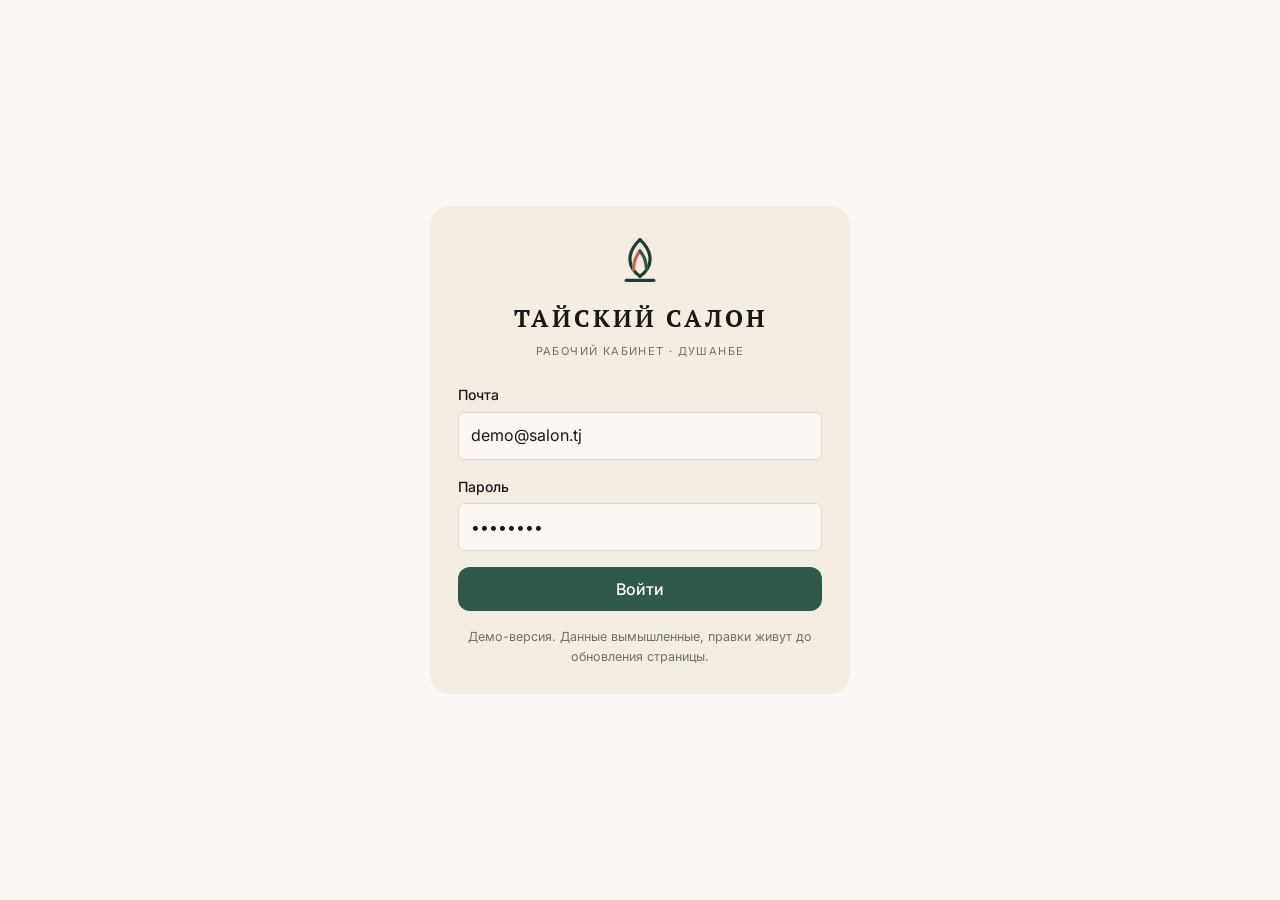
<file: index.html>
<!DOCTYPE html>
<html lang="ru">
<head>
<base target="_top">
<meta charset="utf-8">
<title>Тайский салон · демо кабинета</title>
<link rel="preconnect" href="https://fonts.gstatic.com" crossorigin>
<link rel="stylesheet" href="https://fonts.googleapis.com/css2?family=PT+Serif:wght@700&family=Inter:wght@400;500;600&family=JetBrains+Mono:wght@400;500&display=swap">
<style>
:root{
  --forest-900:#14271F; --forest-800:#1F3D32; --forest-700:#2E5A49; --forest-600:#3F7A62;
  --forest-300:#9CBFB0; --forest-100:#DCE9E3;
  --terra-700:#9E4A2E; --terra-600:#B45A38; --terra-500:#C06B4A;
  --sand-500:#D8C4A8; --sand-300:#EADFD0; --sand-100:#F4EDE3; --cream:#FBF8F3;
  --gold-600:#C9922F; --danger-600:#A33A2C; --info-600:#3C6E8F;
  --bg:var(--cream); --surface:var(--sand-100); --surface-2:var(--sand-300);
  --inverse:var(--forest-800);
  --fg:#1A1714; --fg-2:#4A423A; --fg-muted:#7A6E62; --fg-on-inverse:var(--cream);
  --line:#E3D9CB;
  --action:var(--forest-700); --action-hover:var(--forest-800);
  --accent:var(--terra-600); --accent-hover:var(--terra-700); --accent-text:var(--terra-700);
  --ok:var(--forest-600); --warn:var(--gold-600); --bad:var(--danger-600); --info:var(--info-600);
  --slot-free:var(--forest-100);
  --chart-seq:#378C5B; --chart-2:#C9922F;
  --f-display:"PT Serif",Georgia,serif;
  --f-text:"Inter","PT Sans",system-ui,sans-serif;
  --f-mono:"JetBrains Mono",ui-monospace,monospace;
  --r-sm:6px; --r-md:12px; --r-lg:20px; --r-pill:999px;
  color-scheme:light;
}
@media (prefers-color-scheme:dark){ :root{
  --bg:#101D18; --surface:#16281F; --surface-2:#1F3D32; --inverse:#0A1510;
  --fg:#EFE7DB; --fg-2:#B3A897; --fg-muted:#8C8375; --line:#2A4035;
  --action:#4E9478; --action-hover:#5CA587; --accent:#D47B55; --accent-hover:#E08C66;
  --accent-text:#E09A76; --ok:#4E9478; --warn:#DCAE4F; --bad:#D4705E; --info:#6AA6E0;
  --slot-free:#1E3B2F; --chart-seq:#3F9D76; --chart-2:#B18D2A;
  color-scheme:dark;
}}
*{box-sizing:border-box}
/* Атрибут hidden должен побеждать любые display у блоков: без !important
   экран входа и скрытые вкладки остаются видимыми. */
[hidden]{display:none!important}
html,body{margin:0}
body{background:var(--bg);color:var(--fg);font:400 16px/1.55 var(--f-text)}
h1,h2,h3{font-family:var(--f-display);font-weight:700;margin:0;text-wrap:balance}
button,input,select{font:inherit;color:inherit}
:focus-visible{outline:2px solid var(--action);outline-offset:2px;border-radius:var(--r-sm)}
.tnum{font-variant-numeric:tabular-nums}
.sr{position:absolute;width:1px;height:1px;overflow:hidden;clip-path:inset(50%)}

/* вход */
.login-wrap{min-height:100vh;display:grid;place-items:center;padding:24px 16px}
.login{width:100%;max-width:420px;background:var(--surface);border-radius:var(--r-lg);padding:28px}
.login .mark{display:flex;justify-content:center;margin-bottom:14px}
.login h1{font-size:24px;text-align:center;letter-spacing:3px}
.login .sub{text-align:center;font-size:11px;letter-spacing:1.4px;text-transform:uppercase;
  color:var(--fg-muted);margin:6px 0 24px}
.login .row{display:flex;flex-direction:column;gap:16px}

/* шапка */
.top{position:sticky;top:0;z-index:30;background:var(--inverse);color:var(--fg-on-inverse)}
.top-in{max-width:1180px;margin:0 auto;padding:12px 16px;display:flex;align-items:center;gap:14px;flex-wrap:wrap}
.brand{display:flex;align-items:center;gap:10px;min-width:0}
.brand h1{font-size:18px;letter-spacing:2px;color:var(--fg-on-inverse);white-space:nowrap}
.brand small{display:block;font-family:var(--f-text);font-size:10px;letter-spacing:1px;
  color:var(--forest-300);text-transform:uppercase}
.who{margin-left:auto;display:flex;align-items:center;gap:10px;font-size:13px;color:var(--forest-300);flex-wrap:wrap}
.role{padding:3px 10px;border-radius:var(--r-pill);background:rgba(255,255,255,.12);
  color:var(--fg-on-inverse);font-weight:600;font-size:11.5px;white-space:nowrap}
nav{background:var(--inverse);border-top:1px solid rgba(255,255,255,.08)}
.nav-in{max-width:1180px;margin:0 auto;display:flex;gap:2px;overflow-x:auto;padding:0 16px}
.nav-in button{background:none;border:0;padding:11px 14px;color:var(--forest-300);cursor:pointer;
  font-size:14px;font-weight:500;border-bottom:2px solid transparent;white-space:nowrap}
.nav-in button[aria-selected="true"]{color:var(--fg-on-inverse);border-bottom-color:var(--accent)}

.wrap{max-width:1180px;margin:0 auto;padding:22px 16px 64px}
.eyebrow{font-size:11.5px;font-weight:600;letter-spacing:.08em;text-transform:uppercase;color:var(--accent-text)}
.muted{color:var(--fg-muted)}
.lede{color:var(--fg-2);max-width:62ch}
.sec-head{display:flex;align-items:baseline;gap:12px;flex-wrap:wrap;margin-bottom:14px}
.sec-head h2{font-size:26px}
.row-f{display:flex;gap:10px;flex-wrap:wrap;align-items:center}
.stack{display:flex;flex-direction:column;gap:22px}

.tiles{display:grid;grid-template-columns:repeat(auto-fit,minmax(170px,1fr));gap:12px;margin-bottom:22px}
.tile{background:var(--surface);border-radius:var(--r-lg);padding:16px 18px;min-width:0}
.tile .k{font-size:10.5px;font-weight:600;letter-spacing:.09em;text-transform:uppercase;color:var(--accent-text)}
.tile .v{font-family:var(--f-display);font-size:30px;line-height:1.1;margin-top:8px}
.tile .s{font-size:11.5px;color:var(--fg-muted);margin-top:4px}
.card{background:var(--surface);border-radius:var(--r-lg);padding:18px;min-width:0}
.panel{border:1px solid var(--line);border-radius:var(--r-lg);padding:18px;background:var(--bg);min-width:0}

.btn{display:inline-flex;align-items:center;justify-content:center;gap:8px;min-height:44px;
  padding:0 20px;border-radius:var(--r-md);border:1px solid transparent;cursor:pointer;font-weight:500}
.btn-primary{background:var(--action);color:#fff}
.btn-primary:hover:not(:disabled){background:var(--action-hover)}
.btn-accent{background:var(--accent);color:#fff}
.btn-accent:hover:not(:disabled){background:var(--accent-hover)}
.btn-ghost{background:transparent;border-color:var(--line)}
.btn-ghost:hover:not(:disabled){background:var(--surface)}
.btn:disabled{opacity:.45;cursor:not-allowed}
.btn-sm{min-height:36px;padding:0 14px;font-size:14px}
.btn-block{width:100%}

.field{display:flex;flex-direction:column;gap:6px;min-width:0}
.field label{font-size:14px;font-weight:500}
.field .hint{font-size:12px;color:var(--fg-muted)}
.field input,.field select{min-height:48px;padding:0 12px;background:var(--bg);
  border:1px solid var(--line);border-radius:var(--r-sm);width:100%}
.field.err input{border-color:var(--bad);border-width:1.5px}
.field .msg{font-size:12px;color:var(--bad)}
.form-grid{display:grid;grid-template-columns:repeat(auto-fit,minmax(220px,1fr));gap:14px}

.grid-scroll{overflow-x:auto;padding-bottom:4px}
.grid{display:grid;grid-template-columns:72px repeat(3,minmax(140px,1fr));gap:8px;min-width:560px}
.gh{font-size:11.5px;font-weight:600;letter-spacing:.07em;text-transform:uppercase;color:var(--fg-muted);padding:4px 2px;align-self:end}
.gt{font-family:var(--f-mono);font-size:14px;color:var(--fg-2);align-self:center}
.cell{border-radius:var(--r-md);border:1px solid var(--line);background:var(--bg);
  padding:9px 11px;min-height:62px;text-align:left;width:100%;cursor:pointer;display:block}
.cell.free{background:var(--slot-free);border-color:transparent}
.cell.free .nm{color:var(--ok);font-weight:600}
.cell.booked{background:var(--surface);border-color:transparent}
.cell.closed{background:var(--surface);border-style:dashed;cursor:not-allowed;opacity:.7}
.cell .nm{font-size:13.5px;font-weight:500;word-break:break-word}
.cell .st{font-size:11px;margin-top:3px}

.tbl-scroll{overflow-x:auto}
table{border-collapse:collapse;width:100%;min-width:620px}
th{background:var(--surface-2);font-size:10.5px;font-weight:600;letter-spacing:.07em;
  text-transform:uppercase;color:var(--fg-2);text-align:left;padding:9px 10px}
td{padding:9px 10px;border-bottom:1px solid var(--line);font-size:14px;vertical-align:top}
tbody tr:nth-child(even){background:var(--surface)}
td.num{text-align:right;font-variant-numeric:tabular-nums;font-family:var(--f-mono);font-size:13px}

.mtbl{min-width:1100px;font-size:12px}
.mtbl th,.mtbl td{border-bottom:1px solid var(--line);border-right:1px solid var(--line);
  padding:5px 6px;white-space:nowrap;text-align:center}
.mtbl th{font-size:9.5px;line-height:1.3}
.mtbl td.d,.mtbl th.d{position:sticky;left:0;background:var(--bg);text-align:left;font-family:var(--f-mono);font-size:11.5px}
.mtbl tbody tr:nth-child(even) td.d{background:var(--surface)}
.mtbl td.b{background:color-mix(in srgb,var(--chart-seq) 18%,transparent);font-weight:500;
  max-width:92px;overflow:hidden;text-overflow:ellipsis}
.mtbl td.f{color:var(--sand-500)}
.mtbl tr.off td{background:var(--surface);color:var(--fg-muted);font-style:italic}
.mtbl tfoot td{background:var(--surface-2);font-weight:600;font-size:11px}

.badge{display:inline-flex;align-items:center;padding:2px 9px;border-radius:var(--r-pill);
  font-size:11.5px;font-weight:600;white-space:nowrap}
.b-corporate{background:color-mix(in srgb,var(--action) 16%,transparent);color:var(--action)}
.b-private{background:color-mix(in srgb,var(--accent) 16%,transparent);color:var(--accent-text)}
.b-certificate{background:color-mix(in srgb,var(--warn) 22%,transparent);color:var(--fg)}
.b-child{background:color-mix(in srgb,var(--info) 16%,transparent);color:var(--info)}
.b-bad{background:color-mix(in srgb,var(--bad) 14%,transparent);color:var(--bad)}
.chips{display:flex;gap:7px;flex-wrap:wrap;margin-bottom:12px}
.chip{padding:6px 13px;border-radius:var(--r-pill);border:1px solid var(--line);background:var(--bg);cursor:pointer;font-size:13.5px}
.chip[aria-pressed="true"]{background:var(--action);border-color:var(--action);color:#fff}

.bars{display:flex;flex-direction:column;gap:9px}
.bar-row{display:grid;grid-template-columns:58px 1fr 68px;align-items:center;gap:10px;font-size:13.5px}
.bar-row .lab{font-family:var(--f-mono);color:var(--fg-2)}
.bar-track{height:18px;border-radius:4px;background:var(--surface);overflow:hidden}
.bar-fill{height:100%;border-radius:4px;background:var(--chart-seq)}
.bar-fill.low{background:var(--chart-2)}
.bar-row .val{text-align:right;font-weight:600;font-size:13px;font-variant-numeric:tabular-nums}

.note{border-radius:var(--r-md);padding:12px 14px;font-size:14px}
.note-info{background:color-mix(in srgb,var(--info) 10%,transparent)}
.note-warn{background:color-mix(in srgb,var(--warn) 16%,transparent)}
.note-bad{background:color-mix(in srgb,var(--bad) 10%,transparent)}
.toast{position:fixed;left:50%;transform:translateX(-50%);bottom:20px;background:var(--inverse);
  color:var(--fg-on-inverse);padding:12px 20px;border-radius:var(--r-pill);z-index:50;font-size:14px;
  max-width:min(92vw,520px);text-align:center;box-shadow:0 8px 24px rgba(26,23,20,.2)}
.two-col{display:grid;grid-template-columns:1fr 1fr;gap:22px}
@media (max-width:860px){.two-col{grid-template-columns:1fr}}
@media (prefers-reduced-motion:reduce){*{animation-duration:.01ms!important;transition-duration:.01ms!important}}
</style>
</head>
<body>

<!-- ─── Экран входа ─── -->
<div id="screen-login" class="login-wrap">
  <form class="login" id="login-form" novalidate>
    <div class="mark">
      <svg width="52" height="52" viewBox="0 0 64 64" aria-hidden="true">
        <g fill="none" stroke-linecap="round" stroke-width="4">
          <path d="M32 52C16 41 15 23 32 7" stroke="#1F3D32"/>
          <path d="M32 52C48 41 49 23 32 7" stroke="#1F3D32"/>
          <path d="M24 44C24 34 27 27 32 21" stroke="#C06B4A"/>
          <path d="M40 44C40 34 37 27 32 21" stroke="#2E5A49"/>
          <path d="M15 57h34" stroke="#1F3D32"/>
        </g>
      </svg>
    </div>
    <h1>ТАЙСКИЙ САЛОН</h1>
    <p class="sub">Рабочий кабинет · Душанбе</p>
    <div class="row">
      <div class="field">
        <label for="li-email">Почта</label>
        <input id="li-email" type="email" autocomplete="username" inputmode="email" value="demo@salon.tj" required>
      </div>
      <div class="field">
        <label for="li-pass">Пароль</label>
        <input id="li-pass" type="password" autocomplete="current-password" value="demo1234" required>
      </div>
      <div id="li-msg" class="note note-bad" hidden></div>
      <button type="submit" class="btn btn-primary btn-block" id="li-btn">Войти</button>
      <p class="muted" style="font-size:12.5px;margin:0;text-align:center">
        Демо-версия. Данные вымышленные, правки живут до обновления страницы.
      </p>
    </div>
  </form>
</div>

<!-- ─── Кабинет ─── -->
<div id="screen-app" hidden>
<header class="top">
  <div class="top-in">
    <div class="brand">
      <svg width="32" height="32" viewBox="0 0 64 64" aria-hidden="true" style="flex:none">
        <g fill="none" stroke-linecap="round" stroke-width="4">
          <path d="M32 52C16 41 15 23 32 7" stroke="#FBF8F3"/>
          <path d="M32 52C48 41 49 23 32 7" stroke="#FBF8F3"/>
          <path d="M24 44C24 34 27 27 32 21" stroke="#C06B4A"/>
          <path d="M40 44C40 34 37 27 32 21" stroke="#9CBFB0"/>
          <path d="M15 57h34" stroke="#FBF8F3"/>
        </g>
      </svg>
      <div><h1>ТАЙСКИЙ САЛОН</h1><small>Демо · данные вымышленные</small></div>
    </div>
    <div class="who">
      <span id="who-name"></span>
      <span id="who-role" class="role"></span>
      <button class="btn btn-ghost btn-sm" id="btn-pass" style="color:var(--fg-on-inverse);border-color:rgba(255,255,255,.3)">Сменить пароль</button>
      <button class="btn btn-ghost btn-sm" id="btn-out" style="color:var(--fg-on-inverse);border-color:rgba(255,255,255,.3)">Выйти</button>
    </div>
  </div>
  <nav><div class="nav-in" role="tablist">
    <button role="tab" data-tab="schedule" aria-selected="true">Расписание</button>
    <button role="tab" data-tab="month" aria-selected="false">График месяца</button>
    <button role="tab" data-tab="booking" aria-selected="false">Запись</button>
    <button role="tab" data-tab="clients" aria-selected="false">Клиенты</button>
    <button role="tab" data-tab="load" aria-selected="false">Загрузка</button>
  </div></nav>
</header>

<main class="wrap">
  <div id="pass-box"></div>

  <section id="tab-schedule" class="stack"><div>
    <div class="sec-head"><h2>Расписание дня</h2><span id="day-occ" class="muted tnum"></span></div>
    <div class="row-f" style="margin-bottom:16px">
      <button class="btn btn-ghost btn-sm" id="d-prev">‹ Назад</button>
      <button class="btn btn-ghost btn-sm" id="d-today">Сегодня</button>
      <button class="btn btn-ghost btn-sm" id="d-next">Вперёд ›</button>
      <div class="field" style="max-width:190px"><label class="sr" for="d-pick">Дата</label>
        <input type="date" id="d-pick"></div>
      <div style="font-family:var(--f-display);font-size:22px" id="d-label"></div>
    </div>
    <div id="day-note"></div>
    <div class="grid-scroll"><div class="grid" id="grid"></div></div>
    <p class="muted" style="font-size:13px;margin-top:12px">
      Свободный слот открывает запись, занятый — карточку сеанса.</p>
  </div></section>

  <section id="tab-month" hidden class="stack"><div>
    <div class="sec-head"><h2>График месяца</h2><span id="mo-sum" class="muted tnum"></span></div>
    <div class="field" style="max-width:210px;margin-bottom:12px">
      <label for="mo-pick">Месяц</label><select id="mo-pick"></select></div>
    <div class="tbl-scroll"><table class="mtbl" id="mo-tbl"></table></div>
    <p class="muted" style="font-size:13px;margin-top:12px">Клик по строке открывает день в расписании.</p>
  </div></section>

  <section id="tab-booking" hidden class="stack"><div>
    <div class="sec-head"><h2>Новая запись</h2></div>
    <p class="lede" style="margin:0 0 18px">Курс — десять сеансов в одно время.
      Воскресенья пропускаются, занятые дни показываются до записи.</p>
    <form id="bk-form" class="panel stack" novalidate>
      <div class="form-grid">
        <div class="field"><label for="bk-name">Клиент — обязательно</label>
          <input id="bk-name" list="bk-clients" autocomplete="off">
          <datalist id="bk-clients"></datalist><span class="msg" hidden></span></div>
        <div class="field"><label for="bk-tel">Телефон — обязательно</label>
          <input id="bk-tel" inputmode="tel" placeholder="+992 ___ __ __ __">
          <span class="msg" hidden></span></div>
        <div class="field"><label for="bk-prog">Программа</label><select id="bk-prog"></select></div>
        <div class="field"><label for="bk-room">Кабинет</label><select id="bk-room"></select></div>
        <div class="field"><label for="bk-date">Дата первого сеанса</label>
          <input type="date" id="bk-date"><span class="msg" hidden></span></div>
        <div class="field"><label for="bk-slot">Время</label><select id="bk-slot"></select></div>
        <div class="field"><label for="bk-kind">Объём</label><select id="bk-kind">
          <option value="course">Курс 10 сеансов</option>
          <option value="single">Один сеанс</option></select></div>
      </div>
      <div id="bk-preview" class="note note-info" hidden></div>
      <div class="row-f">
        <button type="submit" class="btn btn-accent" id="bk-submit">Записать</button>
        <button type="button" class="btn btn-ghost" id="bk-check">Проверить занятость</button>
      </div>
    </form>
  </div></section>

  <section id="tab-clients" hidden class="stack"><div>
    <div class="sec-head"><h2>База клиентов</h2><span id="cl-count" class="muted tnum"></span></div>
    <div class="chips" id="cl-chips"></div>
    <div class="row-f" style="margin-bottom:14px;align-items:flex-end">
      <div class="field" style="max-width:340px"><label for="cl-q">Поиск по фамилии или телефону</label>
        <input id="cl-q" type="search" autocomplete="off"></div>
      <button class="btn btn-primary" id="cl-add">Добавить клиента</button>
    </div>
    <div id="cl-edit"></div>
    <div id="cl-note"></div>
    <div class="tbl-scroll"><table>
      <thead><tr><th>ФИО</th><th>Группа</th><th>Нам</th><th>Ели</th><th>НОЙ</th>
        <th>Итого</th><th>Курс</th><th>Телефон</th><th></th></tr></thead>
      <tbody id="cl-body"></tbody></table></div>
  </div></section>

  <section id="tab-load" hidden class="stack"><div>
    <div class="sec-head"><h2>Загрузка салона</h2><span id="ld-period" class="muted"></span></div>
    <div class="tiles" id="ld-tiles"></div>
    <div class="two-col">
      <div class="card"><h3 style="font-size:17px;font-family:var(--f-text);font-weight:600">Заполняемость по слотам</h3>
        <p class="muted" style="font-size:12.5px;margin:4px 0 14px">процент от ёмкости слота</p>
        <div class="bars" id="ld-slots"></div></div>
      <div class="card"><h3 style="font-size:17px;font-family:var(--f-text);font-weight:600">Загрузка кабинетов</h3>
        <p class="muted" style="font-size:12.5px;margin:4px 0 14px">процент от ёмкости кабинета</p>
        <div class="bars" id="ld-rooms"></div>
        <p class="muted tnum" id="ld-spread" style="font-size:13px;margin-top:14px"></p></div>
    </div>
  </div></section>
</main>
</div>

<script>
/* ── Демо-подложка вместо Apps Script ──
   На GitHub Pages сервера нет, поэтому google.script.run подменён локальной
   заглушкой с вымышленными данными. Даты привязаны к сегодняшнему дню, чтобы
   кабинет открывался на рабочем дне. Правки живут до обновления страницы. */
(function () {
  var RAW = {"clients": [{"id": "c001", "group": "Бета Трейд", "segment": "corporate", "name": "Рахимов Далер", "note": "", "nam": 0, "eli": 5, "noy": 0, "total": 5, "start": "2026-10-01", "end": "2026-10-14", "tel": "+992 900 00 00 01", "telCheck": false}, {"id": "c002", "group": "ГЭМ", "segment": "corporate", "name": "Саидова Нигина", "note": "", "nam": 0, "eli": 0, "noy": 0, "total": 0, "start": "", "end": "", "tel": "+992 900 00 00 02", "telCheck": false}, {"id": "c003", "group": "Дети", "segment": "child", "name": "Каримзода Фируз", "note": "", "nam": 10, "eli": 0, "noy": 0, "total": 10, "start": "2026-10-01", "end": "2026-10-14", "tel": "+992 900 00 00 03", "telCheck": false}, {"id": "c004", "group": "Сертификат", "segment": "certificate", "name": "Холова Мадина", "note": "", "nam": 0, "eli": 0, "noy": 0, "total": 0, "start": "", "end": "", "tel": "+992 900 00 00 04", "telCheck": false}, {"id": "c005", "group": "Частные клиенты", "segment": "private", "name": "Назаров Бехруз", "note": "", "nam": 0, "eli": 0, "noy": 0, "total": 0, "start": "", "end": "", "tel": "+992 900 00 00 05", "telCheck": false}, {"id": "c006", "group": "Альфа Групп", "segment": "corporate", "name": "Шарипова Зарина", "note": "", "nam": 10, "eli": 0, "noy": 0, "total": 10, "start": "2026-10-01", "end": "2026-10-14", "tel": "+992 900 00 00 06", "telCheck": false}, {"id": "c007", "group": "Бета Трейд", "segment": "corporate", "name": "Одинаев Сухроб", "note": "", "nam": 0, "eli": 0, "noy": 0, "total": 0, "start": "", "end": "", "tel": "+992 900 00 00 07", "telCheck": false}, {"id": "c008", "group": "ГЭМ", "segment": "corporate", "name": "Муродова Гулноза", "note": "", "nam": 0, "eli": 0, "noy": 5, "total": 5, "start": "2026-10-01", "end": "2026-10-14", "tel": "+992 900 00 00 08", "telCheck": false}, {"id": "c009", "group": "Дети", "segment": "child", "name": "Ятимов Акмал", "note": "", "nam": 10, "eli": 0, "noy": 0, "total": 10, "start": "2026-10-01", "end": "2026-10-14", "tel": "+992 900 00 00 09", "telCheck": false}, {"id": "c010", "group": "Сертификат", "segment": "certificate", "name": "Камолова Нилуфар", "note": "", "nam": 0, "eli": 0, "noy": 0, "total": 0, "start": "", "end": "", "tel": "+992 900 00 00 10", "telCheck": false}, {"id": "c011", "group": "Частные клиенты", "segment": "private", "name": "Бобоев Чамшед", "note": "", "nam": 0, "eli": 0, "noy": 10, "total": 10, "start": "2026-10-01", "end": "2026-10-14", "tel": "+992 900 00 00 11", "telCheck": false}, {"id": "c012", "group": "Альфа Групп", "segment": "corporate", "name": "Исмоилова Шахло", "note": "", "nam": 0, "eli": 0, "noy": 0, "total": 0, "start": "", "end": "", "tel": "+992 900 00 00 12", "telCheck": false}], "tpl": [{"Нам": {"11:00": {"client": "Одинаев Сухроб", "clientId": "c007", "course": "сеанс 1 из 10", "tel": "+992 900 00 00 07", "status": "записан"}, "12:30": {"client": "Холова Мадина", "clientId": "c004", "course": "сеанс 1 из 10", "tel": "+992 900 00 00 04", "status": "записан"}, "14:00": {"client": "Одинаев Сухроб", "clientId": "c007", "course": "сеанс 1 из 10", "tel": "+992 900 00 00 07", "status": "записан"}, "15:30": {"client": "Камолова Нилуфар", "clientId": "c010", "course": "сеанс 1 из 10", "tel": "+992 900 00 00 10", "status": "записан"}, "17:00": {"client": "Холова Мадина", "clientId": "c004", "course": "сеанс 1 из 10", "tel": "+992 900 00 00 04", "status": "записан"}, "18:30": {"client": "", "clientId": "", "course": "", "tel": "", "status": "свободно"}}, "Ели": {"11:00": {"client": "", "clientId": "", "course": "", "tel": "", "status": "свободно"}, "12:30": {"client": "Камолова Нилуфар", "clientId": "c010", "course": "сеанс 1 из 10", "tel": "+992 900 00 00 10", "status": "записан"}, "14:00": {"client": "Холова Мадина", "clientId": "c004", "course": "сеанс 1 из 10", "tel": "+992 900 00 00 04", "status": "записан"}, "15:30": {"client": "Каримзода Фируз", "clientId": "c003", "course": "сеанс 1 из 10", "tel": "+992 900 00 00 03", "status": "записан"}, "17:00": {"client": "Каримзода Фируз", "clientId": "c003", "course": "сеанс 1 из 10", "tel": "+992 900 00 00 03", "status": "записан"}, "18:30": {"client": "", "clientId": "", "course": "", "tel": "", "status": "свободно"}}, "НОЙ": {"11:00": {"client": "", "clientId": "", "course": "", "tel": "", "status": "свободно"}, "12:30": {"client": "", "clientId": "", "course": "", "tel": "", "status": "свободно"}, "14:00": {"client": "", "clientId": "", "course": "", "tel": "", "status": "свободно"}, "15:30": {"client": "Камолова Нилуфар", "clientId": "c010", "course": "сеанс 1 из 10", "tel": "+992 900 00 00 10", "status": "записан"}, "17:00": {"client": "", "clientId": "", "course": "", "tel": "", "status": "свободно"}, "18:30": {"client": "Ятимов Акмал", "clientId": "c009", "course": "сеанс 1 из 10", "tel": "+992 900 00 00 09", "status": "записан"}}}, {"Нам": {"11:00": {"client": "", "clientId": "", "course": "", "tel": "", "status": "свободно"}, "12:30": {"client": "", "clientId": "", "course": "", "tel": "", "status": "свободно"}, "14:00": {"client": "", "clientId": "", "course": "", "tel": "", "status": "свободно"}, "15:30": {"client": "Ятимов Акмал", "clientId": "c009", "course": "сеанс 1 из 10", "tel": "+992 900 00 00 09", "status": "записан"}, "17:00": {"client": "Шарипова Зарина", "clientId": "c006", "course": "сеанс 1 из 10", "tel": "+992 900 00 00 06", "status": "записан"}, "18:30": {"client": "Муродова Гулноза", "clientId": "c008", "course": "сеанс 1 из 10", "tel": "+992 900 00 00 08", "status": "записан"}}, "Ели": {"11:00": {"client": "Холова Мадина", "clientId": "c004", "course": "сеанс 1 из 10", "tel": "+992 900 00 00 04", "status": "записан"}, "12:30": {"client": "", "clientId": "", "course": "", "tel": "", "status": "свободно"}, "14:00": {"client": "", "clientId": "", "course": "", "tel": "", "status": "свободно"}, "15:30": {"client": "Камолова Нилуфар", "clientId": "c010", "course": "сеанс 1 из 10", "tel": "+992 900 00 00 10", "status": "записан"}, "17:00": {"client": "Муродова Гулноза", "clientId": "c008", "course": "сеанс 1 из 10", "tel": "+992 900 00 00 08", "status": "записан"}, "18:30": {"client": "", "clientId": "", "course": "", "tel": "", "status": "свободно"}}, "НОЙ": {"11:00": {"client": "", "clientId": "", "course": "", "tel": "", "status": "свободно"}, "12:30": {"client": "Саидова Нигина", "clientId": "c002", "course": "сеанс 1 из 10", "tel": "+992 900 00 00 02", "status": "записан"}, "14:00": {"client": "Одинаев Сухроб", "clientId": "c007", "course": "сеанс 1 из 10", "tel": "+992 900 00 00 07", "status": "записан"}, "15:30": {"client": "Шарипова Зарина", "clientId": "c006", "course": "сеанс 1 из 10", "tel": "+992 900 00 00 06", "status": "записан"}, "17:00": {"client": "Муродова Гулноза", "clientId": "c008", "course": "сеанс 1 из 10", "tel": "+992 900 00 00 08", "status": "записан"}, "18:30": {"client": "Бобоев Чамшед", "clientId": "c011", "course": "сеанс 1 из 10", "tel": "+992 900 00 00 11", "status": "записан"}}}], "settings": {"raw": {"название": "Оздоровительный тайский салон", "короткое название": "Тайский салон", "город": "Душанбе", "телефон": "+992 93 172 77 77", "сайт": "orom.tj", "слоты": "11:00; 12:30; 14:00; 15:30; 17:00; 18:30", "кабинеты": "Нам; Ели; НОЙ", "длительность сеанса, мин": "90", "сеансов в курсе": "10", "выходной день": "воскресенье", "программы": "Традиционный тайский; С травяными мешочками; Масляный расслабляющий; Спина и шея; Детская программа"}, "slots": ["11:00", "12:30", "14:00", "15:30", "17:00", "18:30"], "rooms": ["Нам", "Ели", "НОЙ"]}};
  var SLOTS = RAW.settings.slots, ROOMS = RAW.settings.rooms;
  var DOW = ['Вс', 'Пн', 'Вт', 'Ср', 'Чт', 'Пт', 'Сб'];

  function pad(n) { return (n < 10 ? '0' : '') + n; }
  function iso(d) { return d.getFullYear() + '-' + pad(d.getMonth() + 1) + '-' + pad(d.getDate()); }
  function closedGrid() {
    var g = {};
    ROOMS.forEach(function (r) {
      g[r] = {};
      SLOTS.forEach(function (s) { g[r][s] = { client: '', clientId: '', course: '', tel: '', status: 'выходной' }; });
    });
    return g;
  }

  var today = new Date(); today.setHours(0, 0, 0, 0);
  var work = [], d = new Date(today);
  while (work.length < 2) { if (d.getDay() !== 0) work.push(new Date(d)); d.setDate(d.getDate() + 1); }
  var sun = new Date(today); while (sun.getDay() !== 0) sun.setDate(sun.getDate() + 1);

  var days = {};
  work.forEach(function (w, i) {
    days[iso(w)] = { date: iso(w), weekday: DOW[w.getDay()], closed: false,
                     grid: JSON.parse(JSON.stringify(RAW.tpl[i])) };
  });
  days[iso(sun)] = { date: iso(sun), weekday: 'Вс', closed: true, grid: closedGrid() };

  var DEMO = { clients: RAW.clients, days: days, settings: RAW.settings };

  var USERS = {
    'demo@salon.tj':   { pass: 'demo1234', name: 'Демо · администратор', role: 'администратор', room: '',    rank: 3 },
    'master@salon.tj': { pass: 'demo1234', name: 'Демо · мастер',        role: 'мастер',        room: 'Ели', rank: 2 },
    'view@salon.tj':   { pass: 'demo1234', name: 'Демо · просмотр',      role: 'просмотр',      room: '',    rank: 1 }
  };
  var LABEL = { 'администратор': 'Администратор', 'мастер': 'Мастер', 'просмотр': 'Только просмотр' };
  var session = null;

  function me(u, email) {
    return { email: email, name: u.name, role: u.role, roleLabel: LABEL[u.role], room: u.room, rank: u.rank };
  }
  function cellOf(date, room, slot) {
    var day = DEMO.days[date];
    if (!day) return null;
    if (!day.grid[room]) day.grid[room] = {};
    if (!day.grid[room][slot]) day.grid[room][slot] = { client: '', clientId: '', course: '', tel: '', status: 'свободно' };
    return { day: day, cell: day.grid[room][slot] };
  }
  function needRank(n) {
    var u = session && USERS[session];
    if (!u) throw new Error('Войдите в кабинет');
    if (u.rank < n) throw new Error('Недостаточно прав для этого действия');
    return u;
  }

  var api = {
    apiLogin: function (email, pass) {
      email = String(email || '').trim().toLowerCase();
      var u = USERS[email];
      if (!u || u.pass !== pass) throw new Error('Неверная почта или пароль');
      session = email;
      return { token: 'demo-token', until: '', me: me(u, email) };
    },
    apiLogout: function () { session = null; return { ok: true }; },
    apiMe: function () { var u = needRank(1); return me(u, session); },
    apiChangePassword: function () { throw new Error('В демо-версии пароль не меняется'); },
    apiBootstrap: function () {
      var u = needRank(1);
      return { me: me(u, session), settings: DEMO.settings, schedule: DEMO.days,
               clients: u.rank >= 2 ? DEMO.clients : [], clientsHidden: u.rank < 2 };
    },
    apiBook: function (p) {
      needRank(2);
      var hit = cellOf(p.date, p.room, p.slot);
      if (!hit) throw new Error('В демо загружены только ближайшие три дня');
      if (hit.day.closed) throw new Error('Это выходной день');
      if (hit.cell.client) throw new Error('Слот уже занят: ' + hit.cell.client);
      hit.cell.client = p.name; hit.cell.clientId = p.clientId || '';
      hit.cell.course = p.course || ''; hit.cell.tel = p.tel || '';
      hit.cell.status = 'записан';
      return { ok: true };
    },
    apiBookCourse: function (p) {
      var done = [], skipped = [];
      (p.dates || []).forEach(function (dt) {
        try {
          api.apiBook({ date: dt, room: p.room, slot: p.slot, name: p.name, clientId: p.clientId,
                        tel: p.tel, course: p.program + ' ' + (done.length + 1) + '/' + p.dates.length });
          done.push(dt);
        } catch (e) { skipped.push({ date: dt, reason: String(e.message || e) }); }
      });
      if (!done.length && skipped.length) throw new Error(skipped[0].reason);
      return { done: done, skipped: skipped };
    },
    apiFreeSlot: function (date, room, slot) {
      needRank(2);
      var hit = cellOf(date, room, slot);
      if (!hit) throw new Error('Слот не найден');
      var was = hit.cell.client;
      hit.cell.client = ''; hit.cell.clientId = ''; hit.cell.course = '';
      hit.cell.tel = ''; hit.cell.status = 'свободно';
      return { ok: true, was: was };
    },
    apiSaveClient: function (c) {
      needRank(2);
      if (!String(c.name || '').trim()) throw new Error('Укажите ФИО');
      var dg = String(c.tel || '').replace(/\D/g, '');
      if (dg.length === 12 && dg.indexOf('992') === 0) dg = dg.slice(3);
      var tel = dg.length === 9
        ? '+992 ' + dg.slice(0, 3) + ' ' + dg.slice(3, 5) + ' ' + dg.slice(5, 7) + ' ' + dg.slice(7)
        : String(c.tel || '').trim();
      var check = !!(dg.length && dg.length !== 9);
      var ex = c.id && DEMO.clients.filter(function (x) { return x.id === c.id; })[0];
      if (ex) {
        ex.name = c.name; ex.group = c.group; ex.segment = c.segment; ex.note = c.note;
        ex.tel = tel; ex.telCheck = check; ex.start = c.start; ex.end = c.end;
      } else {
        DEMO.clients.push({ id: 'c' + Date.now().toString(36), name: c.name, group: c.group,
          segment: c.segment, note: c.note, tel: tel, telCheck: check,
          start: c.start, end: c.end, nam: 0, eli: 0, noy: 0, total: 0 });
      }
      return { ok: true };
    },
    apiDeleteClient: function (id) {
      needRank(3);
      for (var i = 0; i < DEMO.clients.length; i++) {
        if (DEMO.clients[i].id === id) { DEMO.clients.splice(i, 1); return { ok: true }; }
      }
      throw new Error('Карточка не найдена');
    }
  };

  var ok = null, fail = null;
  var run = {
    withSuccessHandler: function (f) { ok = f; return run; },
    withFailureHandler: function (f) { fail = f; return run; }
  };
  Object.keys(api).forEach(function (name) {
    run[name] = function () {
      var args = Array.prototype.slice.call(arguments);
      if (name !== 'apiLogin') args = args.slice(1);   // первый аргумент — токен
      var s = ok, f = fail; ok = null; fail = null;
      setTimeout(function () {
        try { var r = api[name].apply(null, args); if (s) s(r); }
        catch (e) { if (f) f(e); }
      }, 240);
    };
  });
  window.google = { script: { run: run } };
})();
</script>
<script>
(function(){
"use strict";
var $=function(s){return document.querySelector(s);};
var $$=function(s){return Array.prototype.slice.call(document.querySelectorAll(s));};
var TABS=["schedule","month","booking","clients","load"];
var S={token:null,me:null,settings:null,days:{},clients:[],groups:[],date:null,month:null};
var SLOTS=["11:00","12:30","14:00","15:30","17:00","18:30"];
var ROOMS=["Нам","Ели","НОЙ"];
var RU_M=["января","февраля","марта","апреля","мая","июня","июля","августа","сентября","октября","ноября","декабря"];
var RU_MN=["январь","февраль","март","апрель","май","июнь","июль","август","сентябрь","октябрь","ноябрь","декабрь"];
var RU_D=["воскресенье","понедельник","вторник","среда","четверг","пятница","суббота"];

function pad(n){return (n<10?"0":"")+n;}
function iso(d){return d.getFullYear()+"-"+pad(d.getMonth()+1)+"-"+pad(d.getDate());}
function human(s){var d=new Date(s+"T00:00:00");
  return d.getDate()+" "+RU_M[d.getMonth()]+" "+d.getFullYear()+", "+RU_D[d.getDay()];}
function esc(v){return String(v==null?"":v).replace(/[&<>"]/g,function(c){
  return {"&":"&amp;","<":"&lt;",">":"&gt;",'"':"&quot;"}[c];});}
function toast(m){var t=document.createElement("div");t.className="toast";t.textContent=m;
  t.setAttribute("role","status");document.body.appendChild(t);setTimeout(function(){t.remove();},4500);}
function telOk(v){return (String(v).match(/\d/g)||[]).length>=9;}

/** Вызов серверной функции с токеном. */
function call(fn,args,ok,fail){
  var runner=google.script.run
    .withSuccessHandler(function(r){ ok&&ok(r); })
    .withFailureHandler(function(e){
      var msg=String(e&&e.message||e);
      if(/Сессия истекла|Войдите в кабинет|Доступ отключён/.test(msg)){ signOut(msg); return; }
      if(fail) fail(msg); else toast(msg);
    });
  runner[fn].apply(runner,args);
}

/* ─── вход ─── */
$("#login-form").addEventListener("submit",function(e){
  e.preventDefault();
  var email=$("#li-email").value.trim(), pass=$("#li-pass").value;
  var box=$("#li-msg"); box.hidden=true;
  if(!email||!pass){ box.textContent="Введите почту и пароль"; box.hidden=false; return; }
  var btn=$("#li-btn"); btn.disabled=true; btn.textContent="Проверяем…";
  google.script.run
    .withSuccessHandler(function(r){
      try{ sessionStorage.setItem("salon_token",r.token); }catch(err){}
      S.token=r.token; S.me=r.me;
      $("#li-pass").value="";
      enterApp();
    })
    .withFailureHandler(function(e){
      btn.disabled=false; btn.textContent="Войти";
      box.textContent=String(e&&e.message||e); box.hidden=false;
      $("#li-pass").value=""; $("#li-pass").focus();
    })
    .apiLogin(email,pass);
});

function signOut(msg){
  try{ sessionStorage.removeItem("salon_token"); }catch(e){}
  if(S.token) google.script.run.apiLogout(S.token);
  S.token=null; S.me=null;
  $("#screen-app").hidden=true; $("#screen-login").hidden=false;
  var btn=$("#li-btn"); btn.disabled=false; btn.textContent="Войти";
  if(msg){ var b=$("#li-msg"); b.textContent=msg; b.hidden=false; }
}
$("#btn-out").addEventListener("click",function(){ signOut(""); });

/* ─── смена пароля ─── */
$("#btn-pass").addEventListener("click",function(){
  var box=$("#pass-box");
  if(box.innerHTML){ box.innerHTML=""; return; }
  box.innerHTML='<div class="panel stack" style="margin-bottom:20px;max-width:520px">'+
    '<h3 style="font-size:18px">Смена пароля</h3>'+
    '<div class="field"><label for="pw-old">Текущий пароль</label>'+
      '<input type="password" id="pw-old" autocomplete="current-password"></div>'+
    '<div class="field"><label for="pw-new">Новый пароль</label>'+
      '<input type="password" id="pw-new" autocomplete="new-password">'+
      '<span class="hint">Не короче 8 знаков</span></div>'+
    '<div class="row-f"><button class="btn btn-primary" id="pw-save">Сохранить</button>'+
    '<button class="btn btn-ghost" id="pw-cancel">Отмена</button></div></div>';
  $("#pw-cancel").addEventListener("click",function(){ box.innerHTML=""; });
  $("#pw-save").addEventListener("click",function(){
    var o=$("#pw-old").value, n=$("#pw-new").value;
    if(n.length<8){ toast("Новый пароль короче 8 знаков"); return; }
    var b=$("#pw-save"); b.disabled=true; b.textContent="Сохраняем…";
    call("apiChangePassword",[S.token,o,n],function(){
      box.innerHTML=""; toast("Пароль изменён");
    },function(m){ b.disabled=false; b.textContent="Сохранить"; toast(m); });
  });
});

/* ─── вкладки ─── */
function showTab(name){
  if(TABS.indexOf(name)<0) name="schedule";
  TABS.forEach(function(t){ $("#tab-"+t).hidden=(t!==name); });
  $$('[role="tab"]').forEach(function(b){ b.setAttribute("aria-selected",String(b.dataset.tab===name)); });
}
$$('[role="tab"]').forEach(function(b){ b.addEventListener("click",function(){ showTab(b.dataset.tab); }); });

/* ─── загрузка данных ─── */
function enterApp(){
  $("#screen-login").hidden=true; $("#screen-app").hidden=false;
  $("#who-name").textContent=S.me.name||S.me.email;
  $("#who-role").textContent=S.me.roleLabel||"";
  var canWrite=(S.me.rank||1)>=2;
  $("#bk-submit").disabled=!canWrite;
  $("#cl-add").disabled=!canWrite;
  if(!canWrite){ $("#bk-submit").textContent="Только просмотр"; $("#cl-add").textContent="Только просмотр"; }
  refresh();
}
function refresh(){
  call("apiBootstrap",[S.token],function(d){
    S.me=d.me; S.settings=d.settings; S.days=d.schedule||{}; S.clients=d.clients||[];
    var gs={}; S.clients.forEach(function(c){ if(c.group) gs[c.group]=(gs[c.group]||0)+1; });
    S.groups=Object.keys(gs).map(function(k){
      var seg=(S.clients.filter(function(c){return c.group===k;})[0]||{}).segment||"private";
      return {title:k,count:gs[k],segment:seg};
    });
    if(!S.date) S.date=defaultDate();
    if(!$("#bk-date").value) $("#bk-date").value=S.date;
    fillForm(); renderDay(); renderMonth(); renderClients(); renderChips(); renderLoad();
    if(d.clientsHidden){
      $("#cl-body").innerHTML='<tr><td colspan="9" class="muted" style="padding:22px">'+
        'Карточки клиентов доступны мастерам и администраторам.</td></tr>';
    }
  });
}
function defaultDate(){
  var today=iso(new Date());
  if(S.days[today]) return today;
  var keys=Object.keys(S.days).sort();
  if(!keys.length) return today;
  for(var i=0;i<keys.length;i++) if(keys[i]>=today) return keys[i];
  return keys[keys.length-1];
}

/* ─── расписание ─── */
function renderDay(){
  var d=S.days[S.date], g=$("#grid");
  $("#d-label").textContent=S.date?human(S.date):"";
  if($("#d-pick").value!==S.date) $("#d-pick").value=S.date||"";
  $("#day-note").innerHTML="";
  if(!d){
    g.innerHTML=""; $("#day-occ").textContent="";
    $("#day-note").innerHTML='<div class="note note-info">За эту дату строк в таблице нет. '+
      'Добавьте месяц через меню «Салон» в таблице.</div>';
    return;
  }
  if(d.closed) $("#day-note").innerHTML='<div class="note note-warn"><b>Воскресенье — выходной день.</b></div>';
  var booked=countDay(d);
  $("#day-occ").textContent=d.closed?"выходной":("занято "+booked+" из 18 · "+Math.round(booked/18*100)+" %");
  var p=['<div class="gh">Время</div>'];
  ROOMS.forEach(function(r){ p.push('<div class="gh">'+esc(r)+'</div>'); });
  SLOTS.forEach(function(slot){
    p.push('<div class="gt tnum">'+slot+'</div>');
    ROOMS.forEach(function(r){
      var c=(d.grid[r]||{})[slot]||{};
      if(d.closed||c.status==="выходной"){
        p.push('<div class="cell closed"><div class="nm muted">—</div><div class="st muted">выходной</div></div>');
      }else if(c.client){
        p.push('<button class="cell booked" data-room="'+esc(r)+'" data-slot="'+slot+'" data-act="open">'+
          '<div class="nm">'+esc(c.client)+'</div><div class="st muted">'+
          esc(c.course||"записан")+'</div></button>');
      }else{
        p.push('<button class="cell free" data-room="'+esc(r)+'" data-slot="'+slot+'" data-act="book">'+
          '<div class="nm">Свободно</div><div class="st muted">1,5 ч · записать</div></button>');
      }
    });
  });
  g.innerHTML=p.join("");
}
function countDay(d){
  if(!d||d.closed) return 0;
  var n=0; ROOMS.forEach(function(r){ SLOTS.forEach(function(s){
    var c=(d.grid[r]||{})[s]; if(c&&c.client) n++; }); });
  return n;
}
$("#grid").addEventListener("click",function(e){
  var b=e.target.closest("button.cell"); if(!b) return;
  var room=b.dataset.room, slot=b.dataset.slot;
  if(b.dataset.act==="book"){
    $("#bk-room").value=room; $("#bk-slot").value=slot; $("#bk-date").value=S.date;
    showTab("booking"); $("#bk-name").focus();
  }else{
    var c=(S.days[S.date].grid[room]||{})[slot]||{};
    var canWrite=(S.me.rank||1)>=2;
    $("#day-note").innerHTML='<div class="note note-info"><b>'+esc(c.client)+'</b><br>'+
      esc(room)+' · '+slot+(c.course?' · '+esc(c.course):'')+
      (c.tel?' · <span class="tnum">'+esc(c.tel)+'</span>':' · телефон не указан')+
      '<br><button class="btn btn-ghost btn-sm" id="free-slot" style="margin-top:10px"'+
      (canWrite?'':' disabled')+'>'+(canWrite?'Освободить слот':'Только просмотр')+'</button></div>';
    if(canWrite) $("#free-slot").addEventListener("click",function(){
      var btn=$("#free-slot"); btn.disabled=true; btn.textContent="Освобождаем…";
      call("apiFreeSlot",[S.token,S.date,room,slot],function(){
        toast("Слот "+slot+" освобождён"); refresh();
      },function(m){ btn.disabled=false; btn.textContent="Освободить слот"; toast(m); });
    });
  }
});
function shift(n){ var d=new Date(S.date+"T00:00:00"); d.setDate(d.getDate()+n); S.date=iso(d); renderDay(); }
$("#d-prev").addEventListener("click",function(){ shift(-1); });
$("#d-next").addEventListener("click",function(){ shift(1); });
$("#d-today").addEventListener("click",function(){ S.date=defaultDate(); renderDay(); });
$("#d-pick").addEventListener("change",function(){ if($("#d-pick").value){ S.date=$("#d-pick").value; renderDay(); } });

/* ─── график месяца ─── */
function shortName(n){
  var s=String(n||"").replace(/["«»]/g,"").trim().split(/\s+/)[0];
  return s.length>12?s.slice(0,11)+"…":s;
}
function renderMonth(){
  var keys=Object.keys(S.days); if(!keys.length) return;
  var months=[]; keys.forEach(function(k){ var m=k.slice(0,7); if(months.indexOf(m)<0) months.push(m); });
  months.sort();
  if(!S.month||months.indexOf(S.month)<0)
    S.month=(S.date&&months.indexOf(S.date.slice(0,7))>=0)?S.date.slice(0,7):months[months.length-1];
  var opts=months.map(function(m){
    return '<option value="'+m+'"'+(m===S.month?" selected":"")+'>'+
      RU_MN[parseInt(m.slice(5,7),10)-1]+" "+m.slice(0,4)+'</option>'; }).join("");
  if($("#mo-pick").innerHTML!==opts) $("#mo-pick").innerHTML=opts;

  var head='<thead><tr><th class="d" rowspan="2">Дата</th>';
  ROOMS.forEach(function(r){ head+='<th colspan="'+SLOTS.length+'">'+esc(r)+'</th>'; });
  head+='<th rowspan="2">Раб.<br>дней</th></tr><tr>';
  ROOMS.forEach(function(){ SLOTS.forEach(function(s){ head+='<th>'+s+'</th>'; }); });
  head+='</tr></thead>';

  var counts=ROOMS.map(function(){ return SLOTS.map(function(){ return 0; }); });
  var wd=0, booked=0, body='<tbody>';
  keys.filter(function(k){ return k.indexOf(S.month)===0; }).sort().forEach(function(k){
    var d=S.days[k], label=k.slice(8)+"."+k.slice(5,7)+" "+esc(d.weekday||"");
    if(d.closed){
      body+='<tr class="off" data-d="'+k+'"><td class="d">'+label+'</td><td colspan="'+
        (ROOMS.length*SLOTS.length)+'">Воскресенье — выходной день</td><td>—</td></tr>';
      return;
    }
    wd++;
    body+='<tr data-d="'+k+'"><td class="d">'+label+'</td>';
    ROOMS.forEach(function(r,ri){ SLOTS.forEach(function(s,si){
      var c=(d.grid[r]||{})[s]||{};
      if(c.client){ booked++; counts[ri][si]++;
        body+='<td class="b" title="'+esc(c.client)+(c.course?" · "+esc(c.course):"")+'">'+
          esc(shortName(c.client))+'</td>';
      }else body+='<td class="f">·</td>';
    }); });
    body+='<td class="tnum">'+wd+'</td></tr>';
  });
  body+='</tbody>';
  var foot='<tfoot><tr><td class="d">Занято</td>';
  ROOMS.forEach(function(r,ri){ SLOTS.forEach(function(s,si){ foot+='<td class="tnum">'+counts[ri][si]+'</td>'; }); });
  foot+='<td class="tnum">'+booked+'</td></tr></tfoot>';
  $("#mo-tbl").innerHTML=head+body+foot;
  var cap=wd*ROOMS.length*SLOTS.length;
  $("#mo-sum").textContent=wd+" рабочих дней · занято "+booked+" из "+cap+" · "+
    (cap?(booked/cap*100).toFixed(1).replace(".",","):"0")+" %";
}
$("#mo-pick").addEventListener("change",function(){ S.month=$("#mo-pick").value; renderMonth(); });
$("#mo-tbl").addEventListener("click",function(e){
  var tr=e.target.closest("tr[data-d]"); if(!tr) return;
  S.date=tr.dataset.d; renderDay(); showTab("schedule");
});

/* ─── запись ─── */
function programs(){
  var raw=(S.settings&&S.settings.raw&&S.settings.raw["программы"])||"";
  var list=String(raw).split(";").map(function(x){return x.trim();}).filter(Boolean);
  return list.length?list:["Традиционный тайский"];
}
function fillForm(){
  $("#bk-prog").innerHTML=programs().map(function(p){
    return '<option value="'+esc(p)+'">'+esc(p)+'</option>'; }).join("");
  $("#bk-room").innerHTML=ROOMS.map(function(r){
    return '<option value="'+esc(r)+'">'+esc(r)+'</option>'; }).join("");
  $("#bk-slot").innerHTML=SLOTS.map(function(s){
    return '<option value="'+s+'">'+s+'</option>'; }).join("");
  var seen={},opts=[];
  S.clients.forEach(function(c){ if(c.name&&!seen[c.name]){seen[c.name]=1;
    opts.push('<option value="'+esc(c.name)+'">');} });
  $("#bk-clients").innerHTML=opts.join("");
}
$("#bk-name").addEventListener("change",function(){
  var c=S.clients.filter(function(x){return x.name===$("#bk-name").value.trim();})[0];
  if(c&&c.tel&&!$("#bk-tel").value) $("#bk-tel").value=c.tel;
});
function planDates(){
  var start=$("#bk-date").value; if(!start) return [];
  var n=$("#bk-kind").value==="single"?1:10;
  var out=[], d=new Date(start+"T00:00:00");
  while(out.length<n){ if(d.getDay()!==0) out.push(iso(d)); d.setDate(d.getDate()+1); }
  return out;
}
function showPlan(){
  var box=$("#bk-preview"), dates=planDates();
  if(!dates.length){ box.hidden=true; return; }
  var room=$("#bk-room").value, slot=$("#bk-slot").value, taken=[], missing=[];
  dates.forEach(function(dt){
    var d=S.days[dt];
    if(!d){ missing.push(dt); return; }
    var c=(d.grid[room]||{})[slot];
    if(c&&c.client) taken.push(dt);
  });
  var html="<b>"+dates.length+(dates.length===1?" сеанс":" сеансов")+"</b> · "+esc(room)+" · "+slot+
    "<br>с "+human(dates[0])+" по "+human(dates[dates.length-1]);
  if(taken.length) html+='<br><span style="color:var(--bad)">Занято: '+
    taken.map(function(t){return t.slice(8)+"."+t.slice(5,7);}).join(", ")+" — будут пропущены</span>";
  if(missing.length) html+='<br><span class="muted">Нет строк в таблице: '+missing.length+" дней</span>";
  box.innerHTML=html; box.className="note "+(taken.length?"note-warn":"note-info"); box.hidden=false;
}
["#bk-date","#bk-slot","#bk-room","#bk-kind"].forEach(function(s){
  $(s).addEventListener("change",showPlan); });
$("#bk-check").addEventListener("click",showPlan);
function setErr(sel,msg){
  var f=$(sel).closest(".field"), m=f.querySelector(".msg");
  if(msg){ f.classList.add("err"); m.textContent=msg; m.hidden=false; }
  else { f.classList.remove("err"); m.hidden=true; }
}
$("#bk-form").addEventListener("submit",function(e){
  e.preventDefault();
  var name=$("#bk-name").value.trim(), tel=$("#bk-tel").value.trim(), date=$("#bk-date").value, bad=false;
  if(!name){ setErr("#bk-name","Укажите, кого записываем"); bad=true; } else setErr("#bk-name");
  if(!telOk(tel)){ setErr("#bk-tel","Проверьте номер: нужно 9 цифр после +992"); bad=true; } else setErr("#bk-tel");
  if(!date){ setErr("#bk-date","Выберите дату"); bad=true; } else setErr("#bk-date");
  if(bad) return;
  var c=S.clients.filter(function(x){return x.name===name;})[0];
  var btn=$("#bk-submit"); btn.disabled=true; btn.textContent="Записываем…";
  call("apiBookCourse",[S.token,{
      dates:planDates(), room:$("#bk-room").value, slot:$("#bk-slot").value,
      name:name, clientId:c?c.id:"", tel:tel, program:$("#bk-prog").value
    }],function(r){
      btn.disabled=false; btn.textContent="Записать";
      toast("Записано сеансов: "+r.done.length+(r.skipped.length?" · пропущено: "+r.skipped.length:""));
      $("#bk-form").reset(); $("#bk-preview").hidden=true; fillForm();
      refresh(); showTab("schedule");
    },function(m){ btn.disabled=false; btn.textContent="Записать"; toast(m); });
});

/* ─── клиенты ─── */
var clFilter="all", clQuery="";
function renderChips(){
  var p=['<button class="chip" data-g="all" aria-pressed="'+(clFilter==="all")+'">Все группы</button>'];
  S.groups.forEach(function(g){ p.push('<button class="chip" data-g="'+esc(g.title)+'" aria-pressed="'+
    (clFilter===g.title)+'">'+esc(g.title)+' · '+g.count+'</button>'); });
  $("#cl-chips").innerHTML=p.join("");
}
$("#cl-chips").addEventListener("click",function(e){
  var b=e.target.closest(".chip"); if(!b) return;
  clFilter=b.dataset.g; renderChips(); renderClients();
});
$("#cl-q").addEventListener("input",function(){ clQuery=$("#cl-q").value.trim().toLowerCase(); renderClients(); });
function renderClients(){
  var rows=S.clients.filter(function(c){ return clFilter==="all"||c.group===clFilter; });
  if(clQuery) rows=rows.filter(function(c){
    return c.name.toLowerCase().indexOf(clQuery)>=0||(c.tel||"").indexOf(clQuery)>=0; });
  var noPhone=rows.filter(function(c){return !c.tel;}).length;
  var badPhone=rows.filter(function(c){return c.telCheck;}).length;
  $("#cl-count").textContent=rows.length+" из "+S.clients.length;
  $("#cl-note").innerHTML=(noPhone||badPhone)?'<div class="note note-warn" style="margin-bottom:12px">'+
    (noPhone?'Без телефона: <b>'+noPhone+'</b>. ':'')+
    (badPhone?'Номер неполный у <b>'+badPhone+'</b> — уточните у клиента.':'')+'</div>':"";
  if(!rows.length){
    $("#cl-body").innerHTML='<tr><td colspan="9" class="muted" style="padding:22px">Ничего не найдено.</td></tr>';
    return;
  }
  rows.sort(function(a,b){ return b.total-a.total||a.name.localeCompare(b.name,"ru"); });
  $("#cl-body").innerHTML=rows.slice(0,400).map(function(c){
    var course=(c.start&&c.end)?(c.start.slice(8)+"."+c.start.slice(5,7)+" — "+c.end.slice(8)+"."+c.end.slice(5,7)):"—";
    return '<tr><td>'+esc(c.name)+(c.note?' <span class="muted" style="font-size:12px">· '+esc(c.note)+'</span>':'')+'</td>'+
      '<td><span class="badge b-'+esc(c.segment||"private")+'">'+esc(c.group)+'</span></td>'+
      '<td class="num">'+c.nam+'</td><td class="num">'+c.eli+'</td><td class="num">'+c.noy+'</td>'+
      '<td class="num"><b>'+c.total+'</b></td><td class="num">'+course+'</td>'+
      '<td class="num">'+(c.tel?(esc(c.tel)+(c.telCheck?' <span class="badge b-bad">проверить</span>':''))
        :'<span class="badge b-bad">нет</span>')+'</td>'+
      '<td><button class="btn btn-ghost btn-sm" data-edit="'+esc(c.id)+'">Изменить</button></td></tr>';
  }).join("")+(rows.length>400?'<tr><td colspan="9" class="muted">Показаны первые 400 из '+rows.length+'.</td></tr>':"");
}
$("#cl-body").addEventListener("click",function(e){
  var b=e.target.closest("[data-edit]"); if(!b) return;
  openEdit(b.getAttribute("data-edit"));
});
$("#cl-add").addEventListener("click",function(){ openEdit(null); });
function openEdit(id){
  if((S.me.rank||1)<2){ toast("У вас доступ только на просмотр"); return; }
  var c=id?S.clients.filter(function(x){return x.id===id;})[0]:null;
  if(id&&!c){ toast("Карточка не найдена"); return; }
  var gsel=S.groups.map(function(g){ return '<option value="'+esc(g.title)+'"'+
    ((c?c.group:clFilter)===g.title?" selected":"")+'>'+esc(g.title)+'</option>'; }).join("");
  $("#cl-edit").innerHTML='<div class="panel stack" style="margin-bottom:16px">'+
    '<h3 style="font-size:19px">'+(c?esc(c.name):"Новый клиент")+'</h3>'+
    '<div class="form-grid">'+
      '<div class="field"><label for="ed-name">ФИО — обязательно</label>'+
        '<input id="ed-name" value="'+esc(c?c.name:"")+'"></div>'+
      '<div class="field"><label for="ed-tel">Телефон</label>'+
        '<input id="ed-tel" inputmode="tel" value="'+esc(c?c.tel:"")+'" placeholder="+992 ___ __ __ __">'+
        '<span class="hint">Запишется как +992 XXX XX XX XX</span></div>'+
      '<div class="field"><label for="ed-group">Группа</label><select id="ed-group">'+gsel+'</select></div>'+
      '<div class="field"><label for="ed-note">Пометка</label>'+
        '<input id="ed-note" value="'+esc(c&&c.note?c.note:"")+'"></div>'+
      '<div class="field"><label for="ed-start">Начало курса</label>'+
        '<input type="date" id="ed-start" value="'+esc(c&&c.start?c.start:"")+'"></div>'+
      '<div class="field"><label for="ed-end">Окончание курса</label>'+
        '<input type="date" id="ed-end" value="'+esc(c&&c.end?c.end:"")+'"></div>'+
    '</div>'+
    '<div class="row-f"><button class="btn btn-primary" id="ed-save">Сохранить</button>'+
    '<button class="btn btn-ghost" id="ed-cancel">Отмена</button>'+
    (c&&(S.me.rank||1)>=3?'<button class="btn btn-ghost" id="ed-del" style="margin-left:auto;color:var(--bad);border-color:var(--bad)">Удалить</button>':'')+
    '</div><div id="ed-confirm"></div></div>';
  $("#ed-cancel").addEventListener("click",function(){ $("#cl-edit").innerHTML=""; });
  $("#ed-save").addEventListener("click",function(){
    var name=$("#ed-name").value.trim();
    if(!name){ toast("Укажите ФИО"); return; }
    var seg=(S.groups.filter(function(g){return g.title===$("#ed-group").value;})[0]||{}).segment||"private";
    var b=$("#ed-save"); b.disabled=true; b.textContent="Сохраняем…";
    call("apiSaveClient",[S.token,{
      id:c?c.id:"", name:name, group:$("#ed-group").value, segment:seg,
      note:$("#ed-note").value.trim(), tel:$("#ed-tel").value.trim(),
      start:$("#ed-start").value, end:$("#ed-end").value,
      nam:c?c.nam:0, eli:c?c.eli:0, noy:c?c.noy:0, total:c?c.total:0
    }],function(){ $("#cl-edit").innerHTML=""; toast("Сохранено"); refresh(); },
      function(m){ b.disabled=false; b.textContent="Сохранить"; toast(m); });
  });
  if(c&&(S.me.rank||1)>=3) $("#ed-del").addEventListener("click",function(){
    $("#ed-confirm").innerHTML='<div class="note note-bad">Удалить <b>'+esc(c.name)+
      '</b> из базы? Записи в расписании останутся.<br>'+
      '<button class="btn btn-ghost btn-sm" id="dy" style="margin-top:10px;color:var(--bad);border-color:var(--bad)">Да, удалить</button> '+
      '<button class="btn btn-ghost btn-sm" id="dn" style="margin-top:10px">Отмена</button></div>';
    $("#dn").addEventListener("click",function(){ $("#ed-confirm").innerHTML=""; });
    $("#dy").addEventListener("click",function(){
      $("#dy").disabled=true;
      call("apiDeleteClient",[S.token,c.id],function(){
        $("#cl-edit").innerHTML=""; toast("Клиент удалён"); refresh();
      },function(m){ $("#dy").disabled=false; toast(m); });
    });
  });
  $("#ed-name").focus();
}

/* ─── загрузка ─── */
function renderLoad(){
  var open=Object.keys(S.days).map(function(k){return S.days[k];}).filter(function(d){return !d.closed;});
  var bySlot={}, byRoom={}, booked=0;
  SLOTS.forEach(function(s){ bySlot[s]=0; }); ROOMS.forEach(function(r){ byRoom[r]=0; });
  open.forEach(function(d){ ROOMS.forEach(function(r){ SLOTS.forEach(function(s){
    var c=(d.grid[r]||{})[s]; if(c&&c.client){ booked++; bySlot[s]++; byRoom[r]++; } }); }); });
  var wd=open.length, cap=wd*18, occ=cap?booked/cap*100:0;
  var weak=SLOTS.reduce(function(a,b){ return bySlot[b]<bySlot[a]?b:a; },SLOTS[0]);
  var noPhone=S.clients.filter(function(c){return !c.tel;}).length;
  $("#ld-period").textContent=wd?("рабочих дней в таблице: "+wd):"";
  $("#ld-tiles").innerHTML=[
    ["Загрузка",occ.toFixed(1).replace(".",",")+" %",booked+" из "+cap+" сеансов"],
    ["Записей",String(booked),"за загруженный период"],
    ["Самый слабый слот",weak,wd?("заполнен на "+(bySlot[weak]/wd*100).toFixed(1).replace(".",",")+" %"):""],
    ["Клиентов без телефона",String(noPhone),"из "+S.clients.length]
  ].map(function(t){ return '<div class="tile"><div class="k">'+t[0]+'</div><div class="v tnum">'+
    esc(t[1])+'</div><div class="s">'+esc(t[2])+'</div></div>'; }).join("");
  var base=wd||1;
  $("#ld-slots").innerHTML=SLOTS.map(function(s){
    var pct=bySlot[s]/base*100;
    return '<div class="bar-row"><span class="lab">'+s+'</span><span class="bar-track">'+
      '<span class="bar-fill'+(s===weak?" low":"")+'" style="width:'+
      Math.max(1,Math.min(100,pct)).toFixed(1)+'%"></span></span><span class="val">'+
      pct.toFixed(1).replace(".",",")+' %</span></div>'; }).join("");
  var rp=ROOMS.map(function(r){ return {name:r,pct:wd?byRoom[r]/(wd*6)*100:0}; });
  $("#ld-rooms").innerHTML=rp.map(function(r){
    return '<div class="bar-row"><span class="lab">'+esc(r.name)+'</span><span class="bar-track">'+
      '<span class="bar-fill" style="width:'+Math.max(1,Math.min(100,r.pct)).toFixed(1)+
      '%"></span></span><span class="val">'+r.pct.toFixed(1).replace(".",",")+' %</span></div>'; }).join("");
  var pcts=rp.map(function(r){return r.pct;});
  var spread=pcts.length?Math.max.apply(null,pcts)-Math.min.apply(null,pcts):0;
  $("#ld-spread").textContent="Разброс между кабинетами — "+spread.toFixed(1).replace(".",",")+
    " процентных пункта.";
}

/* ─── восстановление сессии ─── */
(function(){
  var t=null;
  try{ t=sessionStorage.getItem("salon_token"); }catch(e){}
  if(!t) return;
  S.token=t;
  google.script.run
    .withSuccessHandler(function(me){ S.me=me; enterApp(); })
    .withFailureHandler(function(){ try{ sessionStorage.removeItem("salon_token"); }catch(e){} S.token=null; })
    .apiMe(t);
})();
})();
</script>
</body>
</html>
</file>
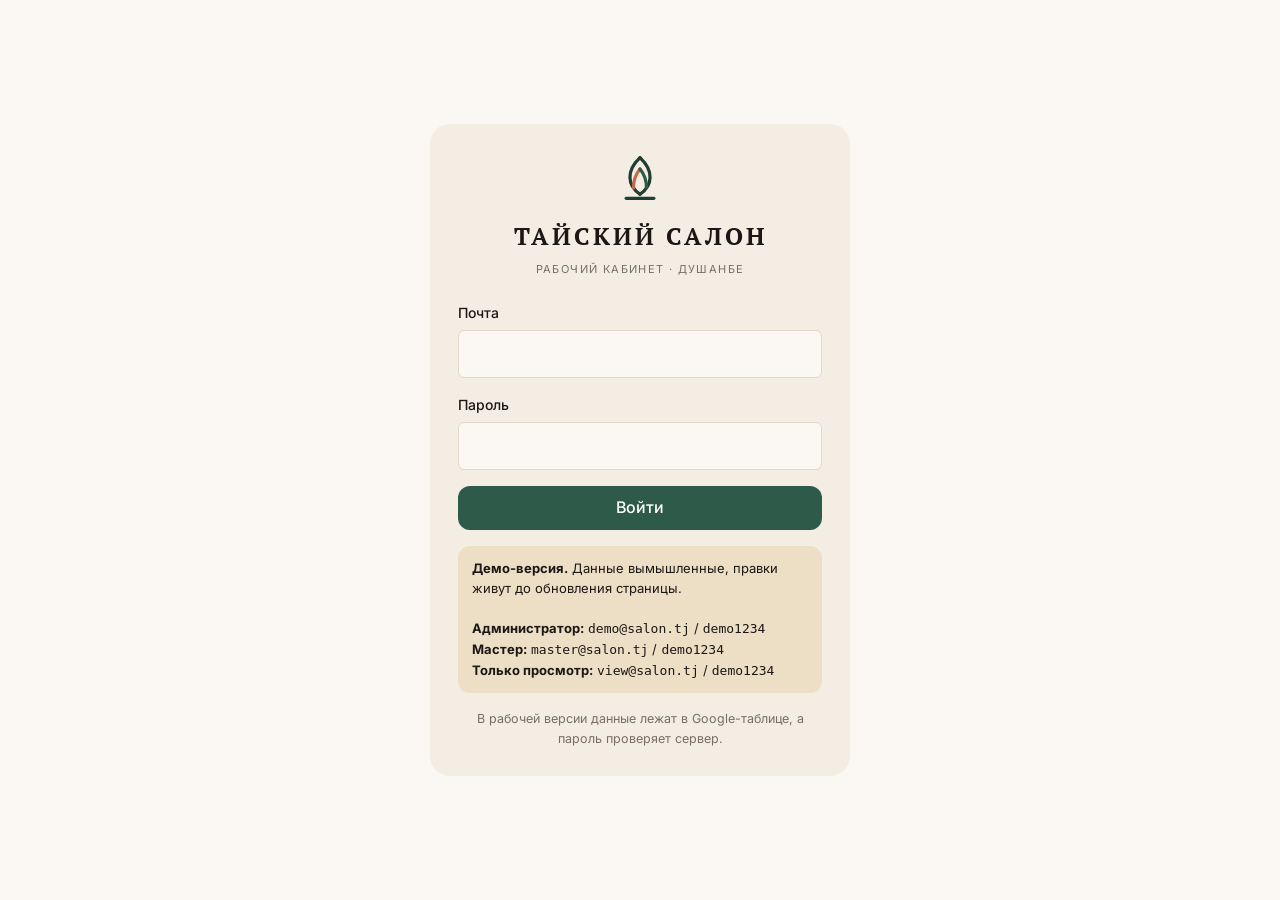
<file: demo/index.html>
<!DOCTYPE html>
<html lang="ru">
<head>
<base target="_top">
<meta charset="utf-8">
<title>Тайский салон · демо кабинета</title>
<link rel="preconnect" href="https://fonts.gstatic.com" crossorigin>
<link rel="stylesheet" href="https://fonts.googleapis.com/css2?family=PT+Serif:wght@700&family=Inter:wght@400;500;600&family=JetBrains+Mono:wght@400;500&display=swap">
<style>
:root{
  --forest-900:#14271F; --forest-800:#1F3D32; --forest-700:#2E5A49; --forest-600:#3F7A62;
  --forest-300:#9CBFB0; --forest-100:#DCE9E3;
  --terra-700:#9E4A2E; --terra-600:#B45A38; --terra-500:#C06B4A;
  --sand-500:#D8C4A8; --sand-300:#EADFD0; --sand-100:#F4EDE3; --cream:#FBF8F3;
  --gold-600:#C9922F; --danger-600:#A33A2C; --info-600:#3C6E8F;
  --bg:var(--cream); --surface:var(--sand-100); --surface-2:var(--sand-300);
  --inverse:var(--forest-800);
  --fg:#1A1714; --fg-2:#4A423A; --fg-muted:#7A6E62; --fg-on-inverse:var(--cream);
  --line:#E3D9CB;
  --action:var(--forest-700); --action-hover:var(--forest-800);
  --accent:var(--terra-600); --accent-hover:var(--terra-700); --accent-text:var(--terra-700);
  --ok:var(--forest-600); --warn:var(--gold-600); --bad:var(--danger-600); --info:var(--info-600);
  --slot-free:var(--forest-100);
  --chart-seq:#378C5B; --chart-2:#C9922F;
  --f-display:"PT Serif",Georgia,serif;
  --f-text:"Inter","PT Sans",system-ui,sans-serif;
  --f-mono:"JetBrains Mono",ui-monospace,monospace;
  --r-sm:6px; --r-md:12px; --r-lg:20px; --r-pill:999px;
  color-scheme:light;
}
@media (prefers-color-scheme:dark){ :root{
  --bg:#101D18; --surface:#16281F; --surface-2:#1F3D32; --inverse:#0A1510;
  --fg:#EFE7DB; --fg-2:#B3A897; --fg-muted:#8C8375; --line:#2A4035;
  --action:#4E9478; --action-hover:#5CA587; --accent:#D47B55; --accent-hover:#E08C66;
  --accent-text:#E09A76; --ok:#4E9478; --warn:#DCAE4F; --bad:#D4705E; --info:#6AA6E0;
  --slot-free:#1E3B2F; --chart-seq:#3F9D76; --chart-2:#B18D2A;
  color-scheme:dark;
}}
*{box-sizing:border-box}
/* Атрибут hidden должен побеждать любые display у блоков: без !important
   экран входа и скрытые вкладки остаются видимыми. */
[hidden]{display:none!important}
html,body{margin:0}
body{background:var(--bg);color:var(--fg);font:400 16px/1.55 var(--f-text)}
h1,h2,h3{font-family:var(--f-display);font-weight:700;margin:0;text-wrap:balance}
button,input,select{font:inherit;color:inherit}
:focus-visible{outline:2px solid var(--action);outline-offset:2px;border-radius:var(--r-sm)}
.tnum{font-variant-numeric:tabular-nums}
.sr{position:absolute;width:1px;height:1px;overflow:hidden;clip-path:inset(50%)}

/* вход */
.login-wrap{min-height:100vh;display:grid;place-items:center;padding:24px 16px}
.login{width:100%;max-width:420px;background:var(--surface);border-radius:var(--r-lg);padding:28px}
.login .mark{display:flex;justify-content:center;margin-bottom:14px}
.login h1{font-size:24px;text-align:center;letter-spacing:3px}
.login .sub{text-align:center;font-size:11px;letter-spacing:1.4px;text-transform:uppercase;
  color:var(--fg-muted);margin:6px 0 24px}
.login .row{display:flex;flex-direction:column;gap:16px}

/* шапка */
.top{position:sticky;top:0;z-index:30;background:var(--inverse);color:var(--fg-on-inverse)}
.top-in{max-width:1180px;margin:0 auto;padding:12px 16px;display:flex;align-items:center;gap:14px;flex-wrap:wrap}
.brand{display:flex;align-items:center;gap:10px;min-width:0}
.brand h1{font-size:18px;letter-spacing:2px;color:var(--fg-on-inverse);white-space:nowrap}
.brand small{display:block;font-family:var(--f-text);font-size:10px;letter-spacing:1px;
  color:var(--forest-300);text-transform:uppercase}
.who{margin-left:auto;display:flex;align-items:center;gap:10px;font-size:13px;color:var(--forest-300);flex-wrap:wrap}
.role{padding:3px 10px;border-radius:var(--r-pill);background:rgba(255,255,255,.12);
  color:var(--fg-on-inverse);font-weight:600;font-size:11.5px;white-space:nowrap}
nav{background:var(--inverse);border-top:1px solid rgba(255,255,255,.08)}
.nav-in{max-width:1180px;margin:0 auto;display:flex;gap:2px;overflow-x:auto;padding:0 16px}
.nav-in button{background:none;border:0;padding:11px 14px;color:var(--forest-300);cursor:pointer;
  font-size:14px;font-weight:500;border-bottom:2px solid transparent;white-space:nowrap}
.nav-in button[aria-selected="true"]{color:var(--fg-on-inverse);border-bottom-color:var(--accent)}

.wrap{max-width:1180px;margin:0 auto;padding:22px 16px 64px}
.eyebrow{font-size:11.5px;font-weight:600;letter-spacing:.08em;text-transform:uppercase;color:var(--accent-text)}
.muted{color:var(--fg-muted)}
.lede{color:var(--fg-2);max-width:62ch}
.sec-head{display:flex;align-items:baseline;gap:12px;flex-wrap:wrap;margin-bottom:14px}
.sec-head h2{font-size:26px}
.row-f{display:flex;gap:10px;flex-wrap:wrap;align-items:center}
.stack{display:flex;flex-direction:column;gap:22px}

.tiles{display:grid;grid-template-columns:repeat(auto-fit,minmax(170px,1fr));gap:12px;margin-bottom:22px}
.tile{background:var(--surface);border-radius:var(--r-lg);padding:16px 18px;min-width:0}
.tile .k{font-size:10.5px;font-weight:600;letter-spacing:.09em;text-transform:uppercase;color:var(--accent-text)}
.tile .v{font-family:var(--f-display);font-size:30px;line-height:1.1;margin-top:8px}
.tile .s{font-size:11.5px;color:var(--fg-muted);margin-top:4px}
.card{background:var(--surface);border-radius:var(--r-lg);padding:18px;min-width:0}
.panel{border:1px solid var(--line);border-radius:var(--r-lg);padding:18px;background:var(--bg);min-width:0}

.btn{display:inline-flex;align-items:center;justify-content:center;gap:8px;min-height:44px;
  padding:0 20px;border-radius:var(--r-md);border:1px solid transparent;cursor:pointer;font-weight:500}
.btn-primary{background:var(--action);color:#fff}
.btn-primary:hover:not(:disabled){background:var(--action-hover)}
.btn-accent{background:var(--accent);color:#fff}
.btn-accent:hover:not(:disabled){background:var(--accent-hover)}
.btn-ghost{background:transparent;border-color:var(--line)}
.btn-ghost:hover:not(:disabled){background:var(--surface)}
.btn:disabled{opacity:.45;cursor:not-allowed}
.btn-sm{min-height:36px;padding:0 14px;font-size:14px}
.btn-block{width:100%}

.field{display:flex;flex-direction:column;gap:6px;min-width:0}
.field label{font-size:14px;font-weight:500}
.field .hint{font-size:12px;color:var(--fg-muted)}
.field input,.field select{min-height:48px;padding:0 12px;background:var(--bg);
  border:1px solid var(--line);border-radius:var(--r-sm);width:100%}
.field.err input{border-color:var(--bad);border-width:1.5px}
.field .msg{font-size:12px;color:var(--bad)}
.form-grid{display:grid;grid-template-columns:repeat(auto-fit,minmax(220px,1fr));gap:14px}

.grid-scroll{overflow-x:auto;padding-bottom:4px}
.grid{display:grid;grid-template-columns:72px repeat(3,minmax(140px,1fr));gap:8px;min-width:560px}
.gh{font-size:11.5px;font-weight:600;letter-spacing:.07em;text-transform:uppercase;color:var(--fg-muted);padding:4px 2px;align-self:end}
.gt{font-family:var(--f-mono);font-size:14px;color:var(--fg-2);align-self:center}
.cell{border-radius:var(--r-md);border:1px solid var(--line);background:var(--bg);
  padding:9px 11px;min-height:62px;text-align:left;width:100%;cursor:pointer;display:block}
.cell.free{background:var(--slot-free);border-color:transparent}
.cell.free .nm{color:var(--ok);font-weight:600}
.cell.booked{background:var(--surface);border-color:transparent}
.cell.closed{background:var(--surface);border-style:dashed;cursor:not-allowed;opacity:.7}
.cell .nm{font-size:13.5px;font-weight:500;word-break:break-word}
.cell .st{font-size:11px;margin-top:3px}

.tbl-scroll{overflow-x:auto}
table{border-collapse:collapse;width:100%;min-width:620px}
th{background:var(--surface-2);font-size:10.5px;font-weight:600;letter-spacing:.07em;
  text-transform:uppercase;color:var(--fg-2);text-align:left;padding:9px 10px}
td{padding:9px 10px;border-bottom:1px solid var(--line);font-size:14px;vertical-align:top}
tbody tr:nth-child(even){background:var(--surface)}
td.num{text-align:right;font-variant-numeric:tabular-nums;font-family:var(--f-mono);font-size:13px}

.mtbl{min-width:1100px;font-size:12px}
.mtbl th,.mtbl td{border-bottom:1px solid var(--line);border-right:1px solid var(--line);
  padding:5px 6px;white-space:nowrap;text-align:center}
.mtbl th{font-size:9.5px;line-height:1.3}
.mtbl td.d,.mtbl th.d{position:sticky;left:0;background:var(--bg);text-align:left;font-family:var(--f-mono);font-size:11.5px}
.mtbl tbody tr:nth-child(even) td.d{background:var(--surface)}
.mtbl td.b{background:color-mix(in srgb,var(--chart-seq) 18%,transparent);font-weight:500;
  max-width:92px;overflow:hidden;text-overflow:ellipsis}
.mtbl td.f{color:var(--sand-500)}
.mtbl tr.off td{background:var(--surface);color:var(--fg-muted);font-style:italic}
.mtbl tfoot td{background:var(--surface-2);font-weight:600;font-size:11px}

.badge{display:inline-flex;align-items:center;padding:2px 9px;border-radius:var(--r-pill);
  font-size:11.5px;font-weight:600;white-space:nowrap}
.b-corporate{background:color-mix(in srgb,var(--action) 16%,transparent);color:var(--action)}
.b-private{background:color-mix(in srgb,var(--accent) 16%,transparent);color:var(--accent-text)}
.b-certificate{background:color-mix(in srgb,var(--warn) 22%,transparent);color:var(--fg)}
.b-child{background:color-mix(in srgb,var(--info) 16%,transparent);color:var(--info)}
.b-bad{background:color-mix(in srgb,var(--bad) 14%,transparent);color:var(--bad)}
.chips{display:flex;gap:7px;flex-wrap:wrap;margin-bottom:12px}
.chip{padding:6px 13px;border-radius:var(--r-pill);border:1px solid var(--line);background:var(--bg);cursor:pointer;font-size:13.5px}
.chip[aria-pressed="true"]{background:var(--action);border-color:var(--action);color:#fff}

.bars{display:flex;flex-direction:column;gap:9px}
.bar-row{display:grid;grid-template-columns:58px 1fr 68px;align-items:center;gap:10px;font-size:13.5px}
.bar-row .lab{font-family:var(--f-mono);color:var(--fg-2)}
.bar-track{height:18px;border-radius:4px;background:var(--surface);overflow:hidden}
.bar-fill{height:100%;border-radius:4px;background:var(--chart-seq)}
.bar-fill.low{background:var(--chart-2)}
.bar-row .val{text-align:right;font-weight:600;font-size:13px;font-variant-numeric:tabular-nums}

.note{border-radius:var(--r-md);padding:12px 14px;font-size:14px}
.note-info{background:color-mix(in srgb,var(--info) 10%,transparent)}
.note-warn{background:color-mix(in srgb,var(--warn) 16%,transparent)}
.note-bad{background:color-mix(in srgb,var(--bad) 10%,transparent)}
.toast{position:fixed;left:50%;transform:translateX(-50%);bottom:20px;background:var(--inverse);
  color:var(--fg-on-inverse);padding:12px 20px;border-radius:var(--r-pill);z-index:50;font-size:14px;
  max-width:min(92vw,520px);text-align:center;box-shadow:0 8px 24px rgba(26,23,20,.2)}
.two-col{display:grid;grid-template-columns:1fr 1fr;gap:22px}
@media (max-width:860px){.two-col{grid-template-columns:1fr}}
@media (prefers-reduced-motion:reduce){*{animation-duration:.01ms!important;transition-duration:.01ms!important}}
</style>
</head>
<body>

<!-- ─── Экран входа ─── -->
<div id="screen-login" class="login-wrap">
  <form class="login" id="login-form" novalidate>
    <div class="mark">
      <svg width="52" height="52" viewBox="0 0 64 64" aria-hidden="true">
        <g fill="none" stroke-linecap="round" stroke-width="4">
          <path d="M32 52C16 41 15 23 32 7" stroke="#1F3D32"/>
          <path d="M32 52C48 41 49 23 32 7" stroke="#1F3D32"/>
          <path d="M24 44C24 34 27 27 32 21" stroke="#C06B4A"/>
          <path d="M40 44C40 34 37 27 32 21" stroke="#2E5A49"/>
          <path d="M15 57h34" stroke="#1F3D32"/>
        </g>
      </svg>
    </div>
    <h1>ТАЙСКИЙ САЛОН</h1>
    <p class="sub">Рабочий кабинет · Душанбе</p>
    <div class="row">
      <div class="field">
        <label for="li-email">Почта</label>
        <input id="li-email" type="email" autocomplete="username" inputmode="email" required>
      </div>
      <div class="field">
        <label for="li-pass">Пароль</label>
        <input id="li-pass" type="password" autocomplete="current-password" required>
      </div>
      <div id="li-msg" class="note note-bad" hidden></div>
      <button type="submit" class="btn btn-primary btn-block" id="li-btn">Войти</button>
      <div class="note note-warn" style="font-size:13px;text-align:left">
        <b>Демо-версия.</b> Данные вымышленные, правки живут до обновления страницы.<br><br>
        <b>Администратор:</b> <code>demo@salon.tj</code> / <code>demo1234</code><br>
        <b>Мастер:</b> <code>master@salon.tj</code> / <code>demo1234</code><br>
        <b>Только просмотр:</b> <code>view@salon.tj</code> / <code>demo1234</code>
      </div>
      <p class="muted" style="font-size:12.5px;margin:0;text-align:center">
        В рабочей версии данные лежат в Google-таблице, а пароль проверяет сервер.
      </p>
    </div>
  </form>
</div>

<!-- ─── Кабинет ─── -->
<div id="screen-app" hidden>
<header class="top">
  <div class="top-in">
    <div class="brand">
      <svg width="32" height="32" viewBox="0 0 64 64" aria-hidden="true" style="flex:none">
        <g fill="none" stroke-linecap="round" stroke-width="4">
          <path d="M32 52C16 41 15 23 32 7" stroke="#FBF8F3"/>
          <path d="M32 52C48 41 49 23 32 7" stroke="#FBF8F3"/>
          <path d="M24 44C24 34 27 27 32 21" stroke="#C06B4A"/>
          <path d="M40 44C40 34 37 27 32 21" stroke="#9CBFB0"/>
          <path d="M15 57h34" stroke="#FBF8F3"/>
        </g>
      </svg>
      <div><h1>ТАЙСКИЙ САЛОН</h1><small>Демо · данные вымышленные</small></div>
    </div>
    <div class="who">
      <span id="who-name"></span>
      <span id="who-role" class="role"></span>
      <button class="btn btn-ghost btn-sm" id="btn-pass" style="color:var(--fg-on-inverse);border-color:rgba(255,255,255,.3)">Сменить пароль</button>
      <button class="btn btn-ghost btn-sm" id="btn-out" style="color:var(--fg-on-inverse);border-color:rgba(255,255,255,.3)">Выйти</button>
    </div>
  </div>
  <nav><div class="nav-in" role="tablist">
    <button role="tab" data-tab="schedule" aria-selected="true">Расписание</button>
    <button role="tab" data-tab="month" aria-selected="false">График месяца</button>
    <button role="tab" data-tab="booking" aria-selected="false">Запись</button>
    <button role="tab" data-tab="clients" aria-selected="false">Клиенты</button>
    <button role="tab" data-tab="load" aria-selected="false">Загрузка</button>
  </div></nav>
</header>

<main class="wrap">
  <div id="pass-box"></div>

  <section id="tab-schedule" class="stack"><div>
    <div class="sec-head"><h2>Расписание дня</h2><span id="day-occ" class="muted tnum"></span></div>
    <div class="row-f" style="margin-bottom:16px">
      <button class="btn btn-ghost btn-sm" id="d-prev">‹ Назад</button>
      <button class="btn btn-ghost btn-sm" id="d-today">Сегодня</button>
      <button class="btn btn-ghost btn-sm" id="d-next">Вперёд ›</button>
      <div class="field" style="max-width:190px"><label class="sr" for="d-pick">Дата</label>
        <input type="date" id="d-pick"></div>
      <div style="font-family:var(--f-display);font-size:22px" id="d-label"></div>
    </div>
    <div id="day-note"></div>
    <div class="grid-scroll"><div class="grid" id="grid"></div></div>
    <p class="muted" style="font-size:13px;margin-top:12px">
      Свободный слот открывает запись, занятый — карточку сеанса.</p>
  </div></section>

  <section id="tab-month" hidden class="stack"><div>
    <div class="sec-head"><h2>График месяца</h2><span id="mo-sum" class="muted tnum"></span></div>
    <div class="field" style="max-width:210px;margin-bottom:12px">
      <label for="mo-pick">Месяц</label><select id="mo-pick"></select></div>
    <div class="tbl-scroll"><table class="mtbl" id="mo-tbl"></table></div>
    <p class="muted" style="font-size:13px;margin-top:12px">Клик по строке открывает день в расписании.</p>
  </div></section>

  <section id="tab-booking" hidden class="stack"><div>
    <div class="sec-head"><h2>Новая запись</h2></div>
    <p class="lede" style="margin:0 0 18px">Курс — десять сеансов в одно время.
      Воскресенья пропускаются, занятые дни показываются до записи.</p>
    <form id="bk-form" class="panel stack" novalidate>
      <div class="form-grid">
        <div class="field"><label for="bk-name">Клиент — обязательно</label>
          <input id="bk-name" list="bk-clients" autocomplete="off">
          <datalist id="bk-clients"></datalist><span class="msg" hidden></span></div>
        <div class="field"><label for="bk-tel">Телефон — обязательно</label>
          <input id="bk-tel" inputmode="tel" placeholder="+992 ___ __ __ __">
          <span class="msg" hidden></span></div>
        <div class="field"><label for="bk-prog">Программа</label><select id="bk-prog"></select></div>
        <div class="field"><label for="bk-room">Кабинет</label><select id="bk-room"></select></div>
        <div class="field"><label for="bk-date">Дата первого сеанса</label>
          <input type="date" id="bk-date"><span class="msg" hidden></span></div>
        <div class="field"><label for="bk-slot">Время</label><select id="bk-slot"></select></div>
        <div class="field"><label for="bk-kind">Объём</label><select id="bk-kind">
          <option value="course">Курс 10 сеансов</option>
          <option value="single">Один сеанс</option></select></div>
      </div>
      <div id="bk-preview" class="note note-info" hidden></div>
      <div class="row-f">
        <button type="submit" class="btn btn-accent" id="bk-submit">Записать</button>
        <button type="button" class="btn btn-ghost" id="bk-check">Проверить занятость</button>
      </div>
    </form>
  </div></section>

  <section id="tab-clients" hidden class="stack"><div>
    <div class="sec-head"><h2>База клиентов</h2><span id="cl-count" class="muted tnum"></span></div>
    <div class="chips" id="cl-chips"></div>
    <div class="row-f" style="margin-bottom:14px;align-items:flex-end">
      <div class="field" style="max-width:340px"><label for="cl-q">Поиск по фамилии или телефону</label>
        <input id="cl-q" type="search" autocomplete="off"></div>
      <button class="btn btn-primary" id="cl-add">Добавить клиента</button>
    </div>
    <div id="cl-edit"></div>
    <div id="cl-note"></div>
    <div class="tbl-scroll"><table>
      <thead><tr><th>ФИО</th><th>Группа</th><th>Нам</th><th>Ели</th><th>НОЙ</th>
        <th>Итого</th><th>Курс</th><th>Телефон</th><th></th></tr></thead>
      <tbody id="cl-body"></tbody></table></div>
  </div></section>

  <section id="tab-load" hidden class="stack"><div>
    <div class="sec-head"><h2>Загрузка салона</h2><span id="ld-period" class="muted"></span></div>
    <div class="tiles" id="ld-tiles"></div>
    <div class="two-col">
      <div class="card"><h3 style="font-size:17px;font-family:var(--f-text);font-weight:600">Заполняемость по слотам</h3>
        <p class="muted" style="font-size:12.5px;margin:4px 0 14px">процент от ёмкости слота</p>
        <div class="bars" id="ld-slots"></div></div>
      <div class="card"><h3 style="font-size:17px;font-family:var(--f-text);font-weight:600">Загрузка кабинетов</h3>
        <p class="muted" style="font-size:12.5px;margin:4px 0 14px">процент от ёмкости кабинета</p>
        <div class="bars" id="ld-rooms"></div>
        <p class="muted tnum" id="ld-spread" style="font-size:13px;margin-top:14px"></p></div>
    </div>
  </div></section>
</main>
</div>

<script>
/* ── Демо-подложка вместо Apps Script ──
   На GitHub Pages сервера нет, поэтому google.script.run подменён локальной
   заглушкой с вымышленными данными. Даты привязаны к сегодняшнему дню, чтобы
   кабинет открывался на рабочем дне. Правки живут до обновления страницы. */
(function () {
  var RAW = {"clients": [{"id": "c001", "group": "Бета Трейд", "segment": "corporate", "name": "Рахимов Далер", "note": "", "nam": 0, "eli": 5, "noy": 0, "total": 5, "start": "2026-10-01", "end": "2026-10-14", "tel": "+992 900 00 00 01", "telCheck": false}, {"id": "c002", "group": "ГЭМ", "segment": "corporate", "name": "Саидова Нигина", "note": "", "nam": 0, "eli": 0, "noy": 0, "total": 0, "start": "", "end": "", "tel": "+992 900 00 00 02", "telCheck": false}, {"id": "c003", "group": "Дети", "segment": "child", "name": "Каримзода Фируз", "note": "", "nam": 10, "eli": 0, "noy": 0, "total": 10, "start": "2026-10-01", "end": "2026-10-14", "tel": "+992 900 00 00 03", "telCheck": false}, {"id": "c004", "group": "Сертификат", "segment": "certificate", "name": "Холова Мадина", "note": "", "nam": 0, "eli": 0, "noy": 0, "total": 0, "start": "", "end": "", "tel": "+992 900 00 00 04", "telCheck": false}, {"id": "c005", "group": "Частные клиенты", "segment": "private", "name": "Назаров Бехруз", "note": "", "nam": 0, "eli": 0, "noy": 0, "total": 0, "start": "", "end": "", "tel": "+992 900 00 00 05", "telCheck": false}, {"id": "c006", "group": "Альфа Групп", "segment": "corporate", "name": "Шарипова Зарина", "note": "", "nam": 10, "eli": 0, "noy": 0, "total": 10, "start": "2026-10-01", "end": "2026-10-14", "tel": "+992 900 00 00 06", "telCheck": false}, {"id": "c007", "group": "Бета Трейд", "segment": "corporate", "name": "Одинаев Сухроб", "note": "", "nam": 0, "eli": 0, "noy": 0, "total": 0, "start": "", "end": "", "tel": "+992 900 00 00 07", "telCheck": false}, {"id": "c008", "group": "ГЭМ", "segment": "corporate", "name": "Муродова Гулноза", "note": "", "nam": 0, "eli": 0, "noy": 5, "total": 5, "start": "2026-10-01", "end": "2026-10-14", "tel": "+992 900 00 00 08", "telCheck": false}, {"id": "c009", "group": "Дети", "segment": "child", "name": "Ятимов Акмал", "note": "", "nam": 10, "eli": 0, "noy": 0, "total": 10, "start": "2026-10-01", "end": "2026-10-14", "tel": "+992 900 00 00 09", "telCheck": false}, {"id": "c010", "group": "Сертификат", "segment": "certificate", "name": "Камолова Нилуфар", "note": "", "nam": 0, "eli": 0, "noy": 0, "total": 0, "start": "", "end": "", "tel": "+992 900 00 00 10", "telCheck": false}, {"id": "c011", "group": "Частные клиенты", "segment": "private", "name": "Бобоев Чамшед", "note": "", "nam": 0, "eli": 0, "noy": 10, "total": 10, "start": "2026-10-01", "end": "2026-10-14", "tel": "+992 900 00 00 11", "telCheck": false}, {"id": "c012", "group": "Альфа Групп", "segment": "corporate", "name": "Исмоилова Шахло", "note": "", "nam": 0, "eli": 0, "noy": 0, "total": 0, "start": "", "end": "", "tel": "+992 900 00 00 12", "telCheck": false}], "tpl": [{"Нам": {"11:00": {"client": "Одинаев Сухроб", "clientId": "c007", "course": "сеанс 1 из 10", "tel": "+992 900 00 00 07", "status": "записан"}, "12:30": {"client": "Холова Мадина", "clientId": "c004", "course": "сеанс 1 из 10", "tel": "+992 900 00 00 04", "status": "записан"}, "14:00": {"client": "Одинаев Сухроб", "clientId": "c007", "course": "сеанс 1 из 10", "tel": "+992 900 00 00 07", "status": "записан"}, "15:30": {"client": "Камолова Нилуфар", "clientId": "c010", "course": "сеанс 1 из 10", "tel": "+992 900 00 00 10", "status": "записан"}, "17:00": {"client": "Холова Мадина", "clientId": "c004", "course": "сеанс 1 из 10", "tel": "+992 900 00 00 04", "status": "записан"}, "18:30": {"client": "", "clientId": "", "course": "", "tel": "", "status": "свободно"}}, "Ели": {"11:00": {"client": "", "clientId": "", "course": "", "tel": "", "status": "свободно"}, "12:30": {"client": "Камолова Нилуфар", "clientId": "c010", "course": "сеанс 1 из 10", "tel": "+992 900 00 00 10", "status": "записан"}, "14:00": {"client": "Холова Мадина", "clientId": "c004", "course": "сеанс 1 из 10", "tel": "+992 900 00 00 04", "status": "записан"}, "15:30": {"client": "Каримзода Фируз", "clientId": "c003", "course": "сеанс 1 из 10", "tel": "+992 900 00 00 03", "status": "записан"}, "17:00": {"client": "Каримзода Фируз", "clientId": "c003", "course": "сеанс 1 из 10", "tel": "+992 900 00 00 03", "status": "записан"}, "18:30": {"client": "", "clientId": "", "course": "", "tel": "", "status": "свободно"}}, "НОЙ": {"11:00": {"client": "", "clientId": "", "course": "", "tel": "", "status": "свободно"}, "12:30": {"client": "", "clientId": "", "course": "", "tel": "", "status": "свободно"}, "14:00": {"client": "", "clientId": "", "course": "", "tel": "", "status": "свободно"}, "15:30": {"client": "Камолова Нилуфар", "clientId": "c010", "course": "сеанс 1 из 10", "tel": "+992 900 00 00 10", "status": "записан"}, "17:00": {"client": "", "clientId": "", "course": "", "tel": "", "status": "свободно"}, "18:30": {"client": "Ятимов Акмал", "clientId": "c009", "course": "сеанс 1 из 10", "tel": "+992 900 00 00 09", "status": "записан"}}}, {"Нам": {"11:00": {"client": "", "clientId": "", "course": "", "tel": "", "status": "свободно"}, "12:30": {"client": "", "clientId": "", "course": "", "tel": "", "status": "свободно"}, "14:00": {"client": "", "clientId": "", "course": "", "tel": "", "status": "свободно"}, "15:30": {"client": "Ятимов Акмал", "clientId": "c009", "course": "сеанс 1 из 10", "tel": "+992 900 00 00 09", "status": "записан"}, "17:00": {"client": "Шарипова Зарина", "clientId": "c006", "course": "сеанс 1 из 10", "tel": "+992 900 00 00 06", "status": "записан"}, "18:30": {"client": "Муродова Гулноза", "clientId": "c008", "course": "сеанс 1 из 10", "tel": "+992 900 00 00 08", "status": "записан"}}, "Ели": {"11:00": {"client": "Холова Мадина", "clientId": "c004", "course": "сеанс 1 из 10", "tel": "+992 900 00 00 04", "status": "записан"}, "12:30": {"client": "", "clientId": "", "course": "", "tel": "", "status": "свободно"}, "14:00": {"client": "", "clientId": "", "course": "", "tel": "", "status": "свободно"}, "15:30": {"client": "Камолова Нилуфар", "clientId": "c010", "course": "сеанс 1 из 10", "tel": "+992 900 00 00 10", "status": "записан"}, "17:00": {"client": "Муродова Гулноза", "clientId": "c008", "course": "сеанс 1 из 10", "tel": "+992 900 00 00 08", "status": "записан"}, "18:30": {"client": "", "clientId": "", "course": "", "tel": "", "status": "свободно"}}, "НОЙ": {"11:00": {"client": "", "clientId": "", "course": "", "tel": "", "status": "свободно"}, "12:30": {"client": "Саидова Нигина", "clientId": "c002", "course": "сеанс 1 из 10", "tel": "+992 900 00 00 02", "status": "записан"}, "14:00": {"client": "Одинаев Сухроб", "clientId": "c007", "course": "сеанс 1 из 10", "tel": "+992 900 00 00 07", "status": "записан"}, "15:30": {"client": "Шарипова Зарина", "clientId": "c006", "course": "сеанс 1 из 10", "tel": "+992 900 00 00 06", "status": "записан"}, "17:00": {"client": "Муродова Гулноза", "clientId": "c008", "course": "сеанс 1 из 10", "tel": "+992 900 00 00 08", "status": "записан"}, "18:30": {"client": "Бобоев Чамшед", "clientId": "c011", "course": "сеанс 1 из 10", "tel": "+992 900 00 00 11", "status": "записан"}}}], "settings": {"raw": {"название": "Оздоровительный тайский салон", "короткое название": "Тайский салон", "город": "Душанбе", "телефон": "+992 93 172 77 77", "сайт": "orom.tj", "слоты": "11:00; 12:30; 14:00; 15:30; 17:00; 18:30", "кабинеты": "Нам; Ели; НОЙ", "длительность сеанса, мин": "90", "сеансов в курсе": "10", "выходной день": "воскресенье", "программы": "Традиционный тайский; С травяными мешочками; Масляный расслабляющий; Спина и шея; Детская программа"}, "slots": ["11:00", "12:30", "14:00", "15:30", "17:00", "18:30"], "rooms": ["Нам", "Ели", "НОЙ"]}};
  var SLOTS = RAW.settings.slots, ROOMS = RAW.settings.rooms;
  var DOW = ['Вс', 'Пн', 'Вт', 'Ср', 'Чт', 'Пт', 'Сб'];

  function pad(n) { return (n < 10 ? '0' : '') + n; }
  function iso(d) { return d.getFullYear() + '-' + pad(d.getMonth() + 1) + '-' + pad(d.getDate()); }
  function closedGrid() {
    var g = {};
    ROOMS.forEach(function (r) {
      g[r] = {};
      SLOTS.forEach(function (s) { g[r][s] = { client: '', clientId: '', course: '', tel: '', status: 'выходной' }; });
    });
    return g;
  }

  var today = new Date(); today.setHours(0, 0, 0, 0);
  var work = [], d = new Date(today);
  while (work.length < 2) { if (d.getDay() !== 0) work.push(new Date(d)); d.setDate(d.getDate() + 1); }
  var sun = new Date(today); while (sun.getDay() !== 0) sun.setDate(sun.getDate() + 1);

  var days = {};
  work.forEach(function (w, i) {
    days[iso(w)] = { date: iso(w), weekday: DOW[w.getDay()], closed: false,
                     grid: JSON.parse(JSON.stringify(RAW.tpl[i])) };
  });
  days[iso(sun)] = { date: iso(sun), weekday: 'Вс', closed: true, grid: closedGrid() };

  var DEMO = { clients: RAW.clients, days: days, settings: RAW.settings };

  var USERS = {
    'demo@salon.tj':   { pass: 'demo1234', name: 'Демо · администратор', role: 'администратор', room: '',    rank: 3 },
    'master@salon.tj': { pass: 'demo1234', name: 'Демо · мастер',        role: 'мастер',        room: 'Ели', rank: 2 },
    'view@salon.tj':   { pass: 'demo1234', name: 'Демо · просмотр',      role: 'просмотр',      room: '',    rank: 1 }
  };
  var LABEL = { 'администратор': 'Администратор', 'мастер': 'Мастер', 'просмотр': 'Только просмотр' };
  var session = null;

  function me(u, email) {
    return { email: email, name: u.name, role: u.role, roleLabel: LABEL[u.role], room: u.room, rank: u.rank };
  }
  function cellOf(date, room, slot) {
    var day = DEMO.days[date];
    if (!day) return null;
    if (!day.grid[room]) day.grid[room] = {};
    if (!day.grid[room][slot]) day.grid[room][slot] = { client: '', clientId: '', course: '', tel: '', status: 'свободно' };
    return { day: day, cell: day.grid[room][slot] };
  }
  function needRank(n) {
    var u = session && USERS[session];
    if (!u) throw new Error('Войдите в кабинет');
    if (u.rank < n) throw new Error('Недостаточно прав для этого действия');
    return u;
  }

  var api = {
    apiLogin: function (email, pass) {
      email = String(email || '').trim().toLowerCase();
      var u = USERS[email];
      if (!u || u.pass !== pass) throw new Error('Неверная почта или пароль');
      session = email;
      return { token: 'demo-token', until: '', me: me(u, email) };
    },
    apiLogout: function () { session = null; return { ok: true }; },
    apiMe: function () { var u = needRank(1); return me(u, session); },
    apiChangePassword: function () { throw new Error('В демо-версии пароль не меняется'); },
    apiBootstrap: function () {
      var u = needRank(1);
      return { me: me(u, session), settings: DEMO.settings, schedule: DEMO.days,
               clients: u.rank >= 2 ? DEMO.clients : [], clientsHidden: u.rank < 2 };
    },
    apiBook: function (p) {
      needRank(2);
      var hit = cellOf(p.date, p.room, p.slot);
      if (!hit) throw new Error('В демо загружены только ближайшие три дня');
      if (hit.day.closed) throw new Error('Это выходной день');
      if (hit.cell.client) throw new Error('Слот уже занят: ' + hit.cell.client);
      hit.cell.client = p.name; hit.cell.clientId = p.clientId || '';
      hit.cell.course = p.course || ''; hit.cell.tel = p.tel || '';
      hit.cell.status = 'записан';
      return { ok: true };
    },
    apiBookCourse: function (p) {
      var done = [], skipped = [];
      (p.dates || []).forEach(function (dt) {
        try {
          api.apiBook({ date: dt, room: p.room, slot: p.slot, name: p.name, clientId: p.clientId,
                        tel: p.tel, course: p.program + ' ' + (done.length + 1) + '/' + p.dates.length });
          done.push(dt);
        } catch (e) { skipped.push({ date: dt, reason: String(e.message || e) }); }
      });
      if (!done.length && skipped.length) throw new Error(skipped[0].reason);
      return { done: done, skipped: skipped };
    },
    apiFreeSlot: function (date, room, slot) {
      needRank(2);
      var hit = cellOf(date, room, slot);
      if (!hit) throw new Error('Слот не найден');
      var was = hit.cell.client;
      hit.cell.client = ''; hit.cell.clientId = ''; hit.cell.course = '';
      hit.cell.tel = ''; hit.cell.status = 'свободно';
      return { ok: true, was: was };
    },
    apiSaveClient: function (c) {
      needRank(2);
      if (!String(c.name || '').trim()) throw new Error('Укажите ФИО');
      var dg = String(c.tel || '').replace(/\D/g, '');
      if (dg.length === 12 && dg.indexOf('992') === 0) dg = dg.slice(3);
      var tel = dg.length === 9
        ? '+992 ' + dg.slice(0, 3) + ' ' + dg.slice(3, 5) + ' ' + dg.slice(5, 7) + ' ' + dg.slice(7)
        : String(c.tel || '').trim();
      var check = !!(dg.length && dg.length !== 9);
      var ex = c.id && DEMO.clients.filter(function (x) { return x.id === c.id; })[0];
      if (ex) {
        ex.name = c.name; ex.group = c.group; ex.segment = c.segment; ex.note = c.note;
        ex.tel = tel; ex.telCheck = check; ex.start = c.start; ex.end = c.end;
      } else {
        DEMO.clients.push({ id: 'c' + Date.now().toString(36), name: c.name, group: c.group,
          segment: c.segment, note: c.note, tel: tel, telCheck: check,
          start: c.start, end: c.end, nam: 0, eli: 0, noy: 0, total: 0 });
      }
      return { ok: true };
    },
    apiDeleteClient: function (id) {
      needRank(3);
      for (var i = 0; i < DEMO.clients.length; i++) {
        if (DEMO.clients[i].id === id) { DEMO.clients.splice(i, 1); return { ok: true }; }
      }
      throw new Error('Карточка не найдена');
    }
  };

  var ok = null, fail = null;
  var run = {
    withSuccessHandler: function (f) { ok = f; return run; },
    withFailureHandler: function (f) { fail = f; return run; }
  };
  Object.keys(api).forEach(function (name) {
    run[name] = function () {
      var args = Array.prototype.slice.call(arguments);
      if (name !== 'apiLogin') args = args.slice(1);   // первый аргумент — токен
      var s = ok, f = fail; ok = null; fail = null;
      setTimeout(function () {
        try { var r = api[name].apply(null, args); if (s) s(r); }
        catch (e) { if (f) f(e); }
      }, 240);
    };
  });
  window.google = { script: { run: run } };
})();
</script>
<script>
(function(){
"use strict";
var $=function(s){return document.querySelector(s);};
var $$=function(s){return Array.prototype.slice.call(document.querySelectorAll(s));};
var TABS=["schedule","month","booking","clients","load"];
var S={token:null,me:null,settings:null,days:{},clients:[],groups:[],date:null,month:null};
var SLOTS=["11:00","12:30","14:00","15:30","17:00","18:30"];
var ROOMS=["Нам","Ели","НОЙ"];
var RU_M=["января","февраля","марта","апреля","мая","июня","июля","августа","сентября","октября","ноября","декабря"];
var RU_MN=["январь","февраль","март","апрель","май","июнь","июль","август","сентябрь","октябрь","ноябрь","декабрь"];
var RU_D=["воскресенье","понедельник","вторник","среда","четверг","пятница","суббота"];

function pad(n){return (n<10?"0":"")+n;}
function iso(d){return d.getFullYear()+"-"+pad(d.getMonth()+1)+"-"+pad(d.getDate());}
function human(s){var d=new Date(s+"T00:00:00");
  return d.getDate()+" "+RU_M[d.getMonth()]+" "+d.getFullYear()+", "+RU_D[d.getDay()];}
function esc(v){return String(v==null?"":v).replace(/[&<>"]/g,function(c){
  return {"&":"&amp;","<":"&lt;",">":"&gt;",'"':"&quot;"}[c];});}
function toast(m){var t=document.createElement("div");t.className="toast";t.textContent=m;
  t.setAttribute("role","status");document.body.appendChild(t);setTimeout(function(){t.remove();},4500);}
function telOk(v){return (String(v).match(/\d/g)||[]).length>=9;}

/** Вызов серверной функции с токеном. */
function call(fn,args,ok,fail){
  var runner=google.script.run
    .withSuccessHandler(function(r){ ok&&ok(r); })
    .withFailureHandler(function(e){
      var msg=String(e&&e.message||e);
      if(/Сессия истекла|Войдите в кабинет|Доступ отключён/.test(msg)){ signOut(msg); return; }
      if(fail) fail(msg); else toast(msg);
    });
  runner[fn].apply(runner,args);
}

/* ─── вход ─── */
$("#login-form").addEventListener("submit",function(e){
  e.preventDefault();
  var email=$("#li-email").value.trim(), pass=$("#li-pass").value;
  var box=$("#li-msg"); box.hidden=true;
  if(!email||!pass){ box.textContent="Введите почту и пароль"; box.hidden=false; return; }
  var btn=$("#li-btn"); btn.disabled=true; btn.textContent="Проверяем…";
  google.script.run
    .withSuccessHandler(function(r){
      try{ sessionStorage.setItem("salon_token",r.token); }catch(err){}
      S.token=r.token; S.me=r.me;
      $("#li-pass").value="";
      enterApp();
    })
    .withFailureHandler(function(e){
      btn.disabled=false; btn.textContent="Войти";
      box.textContent=String(e&&e.message||e); box.hidden=false;
      $("#li-pass").value=""; $("#li-pass").focus();
    })
    .apiLogin(email,pass);
});

function signOut(msg){
  try{ sessionStorage.removeItem("salon_token"); }catch(e){}
  if(S.token) google.script.run.apiLogout(S.token);
  S.token=null; S.me=null;
  $("#screen-app").hidden=true; $("#screen-login").hidden=false;
  var btn=$("#li-btn"); btn.disabled=false; btn.textContent="Войти";
  if(msg){ var b=$("#li-msg"); b.textContent=msg; b.hidden=false; }
}
$("#btn-out").addEventListener("click",function(){ signOut(""); });

/* ─── смена пароля ─── */
$("#btn-pass").addEventListener("click",function(){
  var box=$("#pass-box");
  if(box.innerHTML){ box.innerHTML=""; return; }
  box.innerHTML='<div class="panel stack" style="margin-bottom:20px;max-width:520px">'+
    '<h3 style="font-size:18px">Смена пароля</h3>'+
    '<div class="field"><label for="pw-old">Текущий пароль</label>'+
      '<input type="password" id="pw-old" autocomplete="current-password"></div>'+
    '<div class="field"><label for="pw-new">Новый пароль</label>'+
      '<input type="password" id="pw-new" autocomplete="new-password">'+
      '<span class="hint">Не короче 8 знаков</span></div>'+
    '<div class="row-f"><button class="btn btn-primary" id="pw-save">Сохранить</button>'+
    '<button class="btn btn-ghost" id="pw-cancel">Отмена</button></div></div>';
  $("#pw-cancel").addEventListener("click",function(){ box.innerHTML=""; });
  $("#pw-save").addEventListener("click",function(){
    var o=$("#pw-old").value, n=$("#pw-new").value;
    if(n.length<8){ toast("Новый пароль короче 8 знаков"); return; }
    var b=$("#pw-save"); b.disabled=true; b.textContent="Сохраняем…";
    call("apiChangePassword",[S.token,o,n],function(){
      box.innerHTML=""; toast("Пароль изменён");
    },function(m){ b.disabled=false; b.textContent="Сохранить"; toast(m); });
  });
});

/* ─── вкладки ─── */
function showTab(name){
  if(TABS.indexOf(name)<0) name="schedule";
  TABS.forEach(function(t){ $("#tab-"+t).hidden=(t!==name); });
  $$('[role="tab"]').forEach(function(b){ b.setAttribute("aria-selected",String(b.dataset.tab===name)); });
}
$$('[role="tab"]').forEach(function(b){ b.addEventListener("click",function(){ showTab(b.dataset.tab); }); });

/* ─── загрузка данных ─── */
function enterApp(){
  $("#screen-login").hidden=true; $("#screen-app").hidden=false;
  $("#who-name").textContent=S.me.name||S.me.email;
  $("#who-role").textContent=S.me.roleLabel||"";
  var canWrite=(S.me.rank||1)>=2;
  $("#bk-submit").disabled=!canWrite;
  $("#cl-add").disabled=!canWrite;
  if(!canWrite){ $("#bk-submit").textContent="Только просмотр"; $("#cl-add").textContent="Только просмотр"; }
  refresh();
}
function refresh(){
  call("apiBootstrap",[S.token],function(d){
    S.me=d.me; S.settings=d.settings; S.days=d.schedule||{}; S.clients=d.clients||[];
    var gs={}; S.clients.forEach(function(c){ if(c.group) gs[c.group]=(gs[c.group]||0)+1; });
    S.groups=Object.keys(gs).map(function(k){
      var seg=(S.clients.filter(function(c){return c.group===k;})[0]||{}).segment||"private";
      return {title:k,count:gs[k],segment:seg};
    });
    if(!S.date) S.date=defaultDate();
    if(!$("#bk-date").value) $("#bk-date").value=S.date;
    fillForm(); renderDay(); renderMonth(); renderClients(); renderChips(); renderLoad();
    if(d.clientsHidden){
      $("#cl-body").innerHTML='<tr><td colspan="9" class="muted" style="padding:22px">'+
        'Карточки клиентов доступны мастерам и администраторам.</td></tr>';
    }
  });
}
function defaultDate(){
  var today=iso(new Date());
  if(S.days[today]) return today;
  var keys=Object.keys(S.days).sort();
  if(!keys.length) return today;
  for(var i=0;i<keys.length;i++) if(keys[i]>=today) return keys[i];
  return keys[keys.length-1];
}

/* ─── расписание ─── */
function renderDay(){
  var d=S.days[S.date], g=$("#grid");
  $("#d-label").textContent=S.date?human(S.date):"";
  if($("#d-pick").value!==S.date) $("#d-pick").value=S.date||"";
  $("#day-note").innerHTML="";
  if(!d){
    g.innerHTML=""; $("#day-occ").textContent="";
    $("#day-note").innerHTML='<div class="note note-info">За эту дату строк в таблице нет. '+
      'Добавьте месяц через меню «Салон» в таблице.</div>';
    return;
  }
  if(d.closed) $("#day-note").innerHTML='<div class="note note-warn"><b>Воскресенье — выходной день.</b></div>';
  var booked=countDay(d);
  $("#day-occ").textContent=d.closed?"выходной":("занято "+booked+" из 18 · "+Math.round(booked/18*100)+" %");
  var p=['<div class="gh">Время</div>'];
  ROOMS.forEach(function(r){ p.push('<div class="gh">'+esc(r)+'</div>'); });
  SLOTS.forEach(function(slot){
    p.push('<div class="gt tnum">'+slot+'</div>');
    ROOMS.forEach(function(r){
      var c=(d.grid[r]||{})[slot]||{};
      if(d.closed||c.status==="выходной"){
        p.push('<div class="cell closed"><div class="nm muted">—</div><div class="st muted">выходной</div></div>');
      }else if(c.client){
        p.push('<button class="cell booked" data-room="'+esc(r)+'" data-slot="'+slot+'" data-act="open">'+
          '<div class="nm">'+esc(c.client)+'</div><div class="st muted">'+
          esc(c.course||"записан")+'</div></button>');
      }else{
        p.push('<button class="cell free" data-room="'+esc(r)+'" data-slot="'+slot+'" data-act="book">'+
          '<div class="nm">Свободно</div><div class="st muted">1,5 ч · записать</div></button>');
      }
    });
  });
  g.innerHTML=p.join("");
}
function countDay(d){
  if(!d||d.closed) return 0;
  var n=0; ROOMS.forEach(function(r){ SLOTS.forEach(function(s){
    var c=(d.grid[r]||{})[s]; if(c&&c.client) n++; }); });
  return n;
}
$("#grid").addEventListener("click",function(e){
  var b=e.target.closest("button.cell"); if(!b) return;
  var room=b.dataset.room, slot=b.dataset.slot;
  if(b.dataset.act==="book"){
    $("#bk-room").value=room; $("#bk-slot").value=slot; $("#bk-date").value=S.date;
    showTab("booking"); $("#bk-name").focus();
  }else{
    var c=(S.days[S.date].grid[room]||{})[slot]||{};
    var canWrite=(S.me.rank||1)>=2;
    $("#day-note").innerHTML='<div class="note note-info"><b>'+esc(c.client)+'</b><br>'+
      esc(room)+' · '+slot+(c.course?' · '+esc(c.course):'')+
      (c.tel?' · <span class="tnum">'+esc(c.tel)+'</span>':' · телефон не указан')+
      '<br><button class="btn btn-ghost btn-sm" id="free-slot" style="margin-top:10px"'+
      (canWrite?'':' disabled')+'>'+(canWrite?'Освободить слот':'Только просмотр')+'</button></div>';
    if(canWrite) $("#free-slot").addEventListener("click",function(){
      var btn=$("#free-slot"); btn.disabled=true; btn.textContent="Освобождаем…";
      call("apiFreeSlot",[S.token,S.date,room,slot],function(){
        toast("Слот "+slot+" освобождён"); refresh();
      },function(m){ btn.disabled=false; btn.textContent="Освободить слот"; toast(m); });
    });
  }
});
function shift(n){ var d=new Date(S.date+"T00:00:00"); d.setDate(d.getDate()+n); S.date=iso(d); renderDay(); }
$("#d-prev").addEventListener("click",function(){ shift(-1); });
$("#d-next").addEventListener("click",function(){ shift(1); });
$("#d-today").addEventListener("click",function(){ S.date=defaultDate(); renderDay(); });
$("#d-pick").addEventListener("change",function(){ if($("#d-pick").value){ S.date=$("#d-pick").value; renderDay(); } });

/* ─── график месяца ─── */
function shortName(n){
  var s=String(n||"").replace(/["«»]/g,"").trim().split(/\s+/)[0];
  return s.length>12?s.slice(0,11)+"…":s;
}
function renderMonth(){
  var keys=Object.keys(S.days); if(!keys.length) return;
  var months=[]; keys.forEach(function(k){ var m=k.slice(0,7); if(months.indexOf(m)<0) months.push(m); });
  months.sort();
  if(!S.month||months.indexOf(S.month)<0)
    S.month=(S.date&&months.indexOf(S.date.slice(0,7))>=0)?S.date.slice(0,7):months[months.length-1];
  var opts=months.map(function(m){
    return '<option value="'+m+'"'+(m===S.month?" selected":"")+'>'+
      RU_MN[parseInt(m.slice(5,7),10)-1]+" "+m.slice(0,4)+'</option>'; }).join("");
  if($("#mo-pick").innerHTML!==opts) $("#mo-pick").innerHTML=opts;

  var head='<thead><tr><th class="d" rowspan="2">Дата</th>';
  ROOMS.forEach(function(r){ head+='<th colspan="'+SLOTS.length+'">'+esc(r)+'</th>'; });
  head+='<th rowspan="2">Раб.<br>дней</th></tr><tr>';
  ROOMS.forEach(function(){ SLOTS.forEach(function(s){ head+='<th>'+s+'</th>'; }); });
  head+='</tr></thead>';

  var counts=ROOMS.map(function(){ return SLOTS.map(function(){ return 0; }); });
  var wd=0, booked=0, body='<tbody>';
  keys.filter(function(k){ return k.indexOf(S.month)===0; }).sort().forEach(function(k){
    var d=S.days[k], label=k.slice(8)+"."+k.slice(5,7)+" "+esc(d.weekday||"");
    if(d.closed){
      body+='<tr class="off" data-d="'+k+'"><td class="d">'+label+'</td><td colspan="'+
        (ROOMS.length*SLOTS.length)+'">Воскресенье — выходной день</td><td>—</td></tr>';
      return;
    }
    wd++;
    body+='<tr data-d="'+k+'"><td class="d">'+label+'</td>';
    ROOMS.forEach(function(r,ri){ SLOTS.forEach(function(s,si){
      var c=(d.grid[r]||{})[s]||{};
      if(c.client){ booked++; counts[ri][si]++;
        body+='<td class="b" title="'+esc(c.client)+(c.course?" · "+esc(c.course):"")+'">'+
          esc(shortName(c.client))+'</td>';
      }else body+='<td class="f">·</td>';
    }); });
    body+='<td class="tnum">'+wd+'</td></tr>';
  });
  body+='</tbody>';
  var foot='<tfoot><tr><td class="d">Занято</td>';
  ROOMS.forEach(function(r,ri){ SLOTS.forEach(function(s,si){ foot+='<td class="tnum">'+counts[ri][si]+'</td>'; }); });
  foot+='<td class="tnum">'+booked+'</td></tr></tfoot>';
  $("#mo-tbl").innerHTML=head+body+foot;
  var cap=wd*ROOMS.length*SLOTS.length;
  $("#mo-sum").textContent=wd+" рабочих дней · занято "+booked+" из "+cap+" · "+
    (cap?(booked/cap*100).toFixed(1).replace(".",","):"0")+" %";
}
$("#mo-pick").addEventListener("change",function(){ S.month=$("#mo-pick").value; renderMonth(); });
$("#mo-tbl").addEventListener("click",function(e){
  var tr=e.target.closest("tr[data-d]"); if(!tr) return;
  S.date=tr.dataset.d; renderDay(); showTab("schedule");
});

/* ─── запись ─── */
function programs(){
  var raw=(S.settings&&S.settings.raw&&S.settings.raw["программы"])||"";
  var list=String(raw).split(";").map(function(x){return x.trim();}).filter(Boolean);
  return list.length?list:["Традиционный тайский"];
}
function fillForm(){
  $("#bk-prog").innerHTML=programs().map(function(p){
    return '<option value="'+esc(p)+'">'+esc(p)+'</option>'; }).join("");
  $("#bk-room").innerHTML=ROOMS.map(function(r){
    return '<option value="'+esc(r)+'">'+esc(r)+'</option>'; }).join("");
  $("#bk-slot").innerHTML=SLOTS.map(function(s){
    return '<option value="'+s+'">'+s+'</option>'; }).join("");
  var seen={},opts=[];
  S.clients.forEach(function(c){ if(c.name&&!seen[c.name]){seen[c.name]=1;
    opts.push('<option value="'+esc(c.name)+'">');} });
  $("#bk-clients").innerHTML=opts.join("");
}
$("#bk-name").addEventListener("change",function(){
  var c=S.clients.filter(function(x){return x.name===$("#bk-name").value.trim();})[0];
  if(c&&c.tel&&!$("#bk-tel").value) $("#bk-tel").value=c.tel;
});
function planDates(){
  var start=$("#bk-date").value; if(!start) return [];
  var n=$("#bk-kind").value==="single"?1:10;
  var out=[], d=new Date(start+"T00:00:00");
  while(out.length<n){ if(d.getDay()!==0) out.push(iso(d)); d.setDate(d.getDate()+1); }
  return out;
}
function showPlan(){
  var box=$("#bk-preview"), dates=planDates();
  if(!dates.length){ box.hidden=true; return; }
  var room=$("#bk-room").value, slot=$("#bk-slot").value, taken=[], missing=[];
  dates.forEach(function(dt){
    var d=S.days[dt];
    if(!d){ missing.push(dt); return; }
    var c=(d.grid[room]||{})[slot];
    if(c&&c.client) taken.push(dt);
  });
  var html="<b>"+dates.length+(dates.length===1?" сеанс":" сеансов")+"</b> · "+esc(room)+" · "+slot+
    "<br>с "+human(dates[0])+" по "+human(dates[dates.length-1]);
  if(taken.length) html+='<br><span style="color:var(--bad)">Занято: '+
    taken.map(function(t){return t.slice(8)+"."+t.slice(5,7);}).join(", ")+" — будут пропущены</span>";
  if(missing.length) html+='<br><span class="muted">Нет строк в таблице: '+missing.length+" дней</span>";
  box.innerHTML=html; box.className="note "+(taken.length?"note-warn":"note-info"); box.hidden=false;
}
["#bk-date","#bk-slot","#bk-room","#bk-kind"].forEach(function(s){
  $(s).addEventListener("change",showPlan); });
$("#bk-check").addEventListener("click",showPlan);
function setErr(sel,msg){
  var f=$(sel).closest(".field"), m=f.querySelector(".msg");
  if(msg){ f.classList.add("err"); m.textContent=msg; m.hidden=false; }
  else { f.classList.remove("err"); m.hidden=true; }
}
$("#bk-form").addEventListener("submit",function(e){
  e.preventDefault();
  var name=$("#bk-name").value.trim(), tel=$("#bk-tel").value.trim(), date=$("#bk-date").value, bad=false;
  if(!name){ setErr("#bk-name","Укажите, кого записываем"); bad=true; } else setErr("#bk-name");
  if(!telOk(tel)){ setErr("#bk-tel","Проверьте номер: нужно 9 цифр после +992"); bad=true; } else setErr("#bk-tel");
  if(!date){ setErr("#bk-date","Выберите дату"); bad=true; } else setErr("#bk-date");
  if(bad) return;
  var c=S.clients.filter(function(x){return x.name===name;})[0];
  var btn=$("#bk-submit"); btn.disabled=true; btn.textContent="Записываем…";
  call("apiBookCourse",[S.token,{
      dates:planDates(), room:$("#bk-room").value, slot:$("#bk-slot").value,
      name:name, clientId:c?c.id:"", tel:tel, program:$("#bk-prog").value
    }],function(r){
      btn.disabled=false; btn.textContent="Записать";
      toast("Записано сеансов: "+r.done.length+(r.skipped.length?" · пропущено: "+r.skipped.length:""));
      $("#bk-form").reset(); $("#bk-preview").hidden=true; fillForm();
      refresh(); showTab("schedule");
    },function(m){ btn.disabled=false; btn.textContent="Записать"; toast(m); });
});

/* ─── клиенты ─── */
var clFilter="all", clQuery="";
function renderChips(){
  var p=['<button class="chip" data-g="all" aria-pressed="'+(clFilter==="all")+'">Все группы</button>'];
  S.groups.forEach(function(g){ p.push('<button class="chip" data-g="'+esc(g.title)+'" aria-pressed="'+
    (clFilter===g.title)+'">'+esc(g.title)+' · '+g.count+'</button>'); });
  $("#cl-chips").innerHTML=p.join("");
}
$("#cl-chips").addEventListener("click",function(e){
  var b=e.target.closest(".chip"); if(!b) return;
  clFilter=b.dataset.g; renderChips(); renderClients();
});
$("#cl-q").addEventListener("input",function(){ clQuery=$("#cl-q").value.trim().toLowerCase(); renderClients(); });
function renderClients(){
  var rows=S.clients.filter(function(c){ return clFilter==="all"||c.group===clFilter; });
  if(clQuery) rows=rows.filter(function(c){
    return c.name.toLowerCase().indexOf(clQuery)>=0||(c.tel||"").indexOf(clQuery)>=0; });
  var noPhone=rows.filter(function(c){return !c.tel;}).length;
  var badPhone=rows.filter(function(c){return c.telCheck;}).length;
  $("#cl-count").textContent=rows.length+" из "+S.clients.length;
  $("#cl-note").innerHTML=(noPhone||badPhone)?'<div class="note note-warn" style="margin-bottom:12px">'+
    (noPhone?'Без телефона: <b>'+noPhone+'</b>. ':'')+
    (badPhone?'Номер неполный у <b>'+badPhone+'</b> — уточните у клиента.':'')+'</div>':"";
  if(!rows.length){
    $("#cl-body").innerHTML='<tr><td colspan="9" class="muted" style="padding:22px">Ничего не найдено.</td></tr>';
    return;
  }
  rows.sort(function(a,b){ return b.total-a.total||a.name.localeCompare(b.name,"ru"); });
  $("#cl-body").innerHTML=rows.slice(0,400).map(function(c){
    var course=(c.start&&c.end)?(c.start.slice(8)+"."+c.start.slice(5,7)+" — "+c.end.slice(8)+"."+c.end.slice(5,7)):"—";
    return '<tr><td>'+esc(c.name)+(c.note?' <span class="muted" style="font-size:12px">· '+esc(c.note)+'</span>':'')+'</td>'+
      '<td><span class="badge b-'+esc(c.segment||"private")+'">'+esc(c.group)+'</span></td>'+
      '<td class="num">'+c.nam+'</td><td class="num">'+c.eli+'</td><td class="num">'+c.noy+'</td>'+
      '<td class="num"><b>'+c.total+'</b></td><td class="num">'+course+'</td>'+
      '<td class="num">'+(c.tel?(esc(c.tel)+(c.telCheck?' <span class="badge b-bad">проверить</span>':''))
        :'<span class="badge b-bad">нет</span>')+'</td>'+
      '<td><button class="btn btn-ghost btn-sm" data-edit="'+esc(c.id)+'">Изменить</button></td></tr>';
  }).join("")+(rows.length>400?'<tr><td colspan="9" class="muted">Показаны первые 400 из '+rows.length+'.</td></tr>':"");
}
$("#cl-body").addEventListener("click",function(e){
  var b=e.target.closest("[data-edit]"); if(!b) return;
  openEdit(b.getAttribute("data-edit"));
});
$("#cl-add").addEventListener("click",function(){ openEdit(null); });
function openEdit(id){
  if((S.me.rank||1)<2){ toast("У вас доступ только на просмотр"); return; }
  var c=id?S.clients.filter(function(x){return x.id===id;})[0]:null;
  if(id&&!c){ toast("Карточка не найдена"); return; }
  var gsel=S.groups.map(function(g){ return '<option value="'+esc(g.title)+'"'+
    ((c?c.group:clFilter)===g.title?" selected":"")+'>'+esc(g.title)+'</option>'; }).join("");
  $("#cl-edit").innerHTML='<div class="panel stack" style="margin-bottom:16px">'+
    '<h3 style="font-size:19px">'+(c?esc(c.name):"Новый клиент")+'</h3>'+
    '<div class="form-grid">'+
      '<div class="field"><label for="ed-name">ФИО — обязательно</label>'+
        '<input id="ed-name" value="'+esc(c?c.name:"")+'"></div>'+
      '<div class="field"><label for="ed-tel">Телефон</label>'+
        '<input id="ed-tel" inputmode="tel" value="'+esc(c?c.tel:"")+'" placeholder="+992 ___ __ __ __">'+
        '<span class="hint">Запишется как +992 XXX XX XX XX</span></div>'+
      '<div class="field"><label for="ed-group">Группа</label><select id="ed-group">'+gsel+'</select></div>'+
      '<div class="field"><label for="ed-note">Пометка</label>'+
        '<input id="ed-note" value="'+esc(c&&c.note?c.note:"")+'"></div>'+
      '<div class="field"><label for="ed-start">Начало курса</label>'+
        '<input type="date" id="ed-start" value="'+esc(c&&c.start?c.start:"")+'"></div>'+
      '<div class="field"><label for="ed-end">Окончание курса</label>'+
        '<input type="date" id="ed-end" value="'+esc(c&&c.end?c.end:"")+'"></div>'+
    '</div>'+
    '<div class="row-f"><button class="btn btn-primary" id="ed-save">Сохранить</button>'+
    '<button class="btn btn-ghost" id="ed-cancel">Отмена</button>'+
    (c&&(S.me.rank||1)>=3?'<button class="btn btn-ghost" id="ed-del" style="margin-left:auto;color:var(--bad);border-color:var(--bad)">Удалить</button>':'')+
    '</div><div id="ed-confirm"></div></div>';
  $("#ed-cancel").addEventListener("click",function(){ $("#cl-edit").innerHTML=""; });
  $("#ed-save").addEventListener("click",function(){
    var name=$("#ed-name").value.trim();
    if(!name){ toast("Укажите ФИО"); return; }
    var seg=(S.groups.filter(function(g){return g.title===$("#ed-group").value;})[0]||{}).segment||"private";
    var b=$("#ed-save"); b.disabled=true; b.textContent="Сохраняем…";
    call("apiSaveClient",[S.token,{
      id:c?c.id:"", name:name, group:$("#ed-group").value, segment:seg,
      note:$("#ed-note").value.trim(), tel:$("#ed-tel").value.trim(),
      start:$("#ed-start").value, end:$("#ed-end").value,
      nam:c?c.nam:0, eli:c?c.eli:0, noy:c?c.noy:0, total:c?c.total:0
    }],function(){ $("#cl-edit").innerHTML=""; toast("Сохранено"); refresh(); },
      function(m){ b.disabled=false; b.textContent="Сохранить"; toast(m); });
  });
  if(c&&(S.me.rank||1)>=3) $("#ed-del").addEventListener("click",function(){
    $("#ed-confirm").innerHTML='<div class="note note-bad">Удалить <b>'+esc(c.name)+
      '</b> из базы? Записи в расписании останутся.<br>'+
      '<button class="btn btn-ghost btn-sm" id="dy" style="margin-top:10px;color:var(--bad);border-color:var(--bad)">Да, удалить</button> '+
      '<button class="btn btn-ghost btn-sm" id="dn" style="margin-top:10px">Отмена</button></div>';
    $("#dn").addEventListener("click",function(){ $("#ed-confirm").innerHTML=""; });
    $("#dy").addEventListener("click",function(){
      $("#dy").disabled=true;
      call("apiDeleteClient",[S.token,c.id],function(){
        $("#cl-edit").innerHTML=""; toast("Клиент удалён"); refresh();
      },function(m){ $("#dy").disabled=false; toast(m); });
    });
  });
  $("#ed-name").focus();
}

/* ─── загрузка ─── */
function renderLoad(){
  var open=Object.keys(S.days).map(function(k){return S.days[k];}).filter(function(d){return !d.closed;});
  var bySlot={}, byRoom={}, booked=0;
  SLOTS.forEach(function(s){ bySlot[s]=0; }); ROOMS.forEach(function(r){ byRoom[r]=0; });
  open.forEach(function(d){ ROOMS.forEach(function(r){ SLOTS.forEach(function(s){
    var c=(d.grid[r]||{})[s]; if(c&&c.client){ booked++; bySlot[s]++; byRoom[r]++; } }); }); });
  var wd=open.length, cap=wd*18, occ=cap?booked/cap*100:0;
  var weak=SLOTS.reduce(function(a,b){ return bySlot[b]<bySlot[a]?b:a; },SLOTS[0]);
  var noPhone=S.clients.filter(function(c){return !c.tel;}).length;
  $("#ld-period").textContent=wd?("рабочих дней в таблице: "+wd):"";
  $("#ld-tiles").innerHTML=[
    ["Загрузка",occ.toFixed(1).replace(".",",")+" %",booked+" из "+cap+" сеансов"],
    ["Записей",String(booked),"за загруженный период"],
    ["Самый слабый слот",weak,wd?("заполнен на "+(bySlot[weak]/wd*100).toFixed(1).replace(".",",")+" %"):""],
    ["Клиентов без телефона",String(noPhone),"из "+S.clients.length]
  ].map(function(t){ return '<div class="tile"><div class="k">'+t[0]+'</div><div class="v tnum">'+
    esc(t[1])+'</div><div class="s">'+esc(t[2])+'</div></div>'; }).join("");
  var base=wd||1;
  $("#ld-slots").innerHTML=SLOTS.map(function(s){
    var pct=bySlot[s]/base*100;
    return '<div class="bar-row"><span class="lab">'+s+'</span><span class="bar-track">'+
      '<span class="bar-fill'+(s===weak?" low":"")+'" style="width:'+
      Math.max(1,Math.min(100,pct)).toFixed(1)+'%"></span></span><span class="val">'+
      pct.toFixed(1).replace(".",",")+' %</span></div>'; }).join("");
  var rp=ROOMS.map(function(r){ return {name:r,pct:wd?byRoom[r]/(wd*6)*100:0}; });
  $("#ld-rooms").innerHTML=rp.map(function(r){
    return '<div class="bar-row"><span class="lab">'+esc(r.name)+'</span><span class="bar-track">'+
      '<span class="bar-fill" style="width:'+Math.max(1,Math.min(100,r.pct)).toFixed(1)+
      '%"></span></span><span class="val">'+r.pct.toFixed(1).replace(".",",")+' %</span></div>'; }).join("");
  var pcts=rp.map(function(r){return r.pct;});
  var spread=pcts.length?Math.max.apply(null,pcts)-Math.min.apply(null,pcts):0;
  $("#ld-spread").textContent="Разброс между кабинетами — "+spread.toFixed(1).replace(".",",")+
    " процентных пункта.";
}

/* ─── восстановление сессии ─── */
(function(){
  var t=null;
  try{ t=sessionStorage.getItem("salon_token"); }catch(e){}
  if(!t) return;
  S.token=t;
  google.script.run
    .withSuccessHandler(function(me){ S.me=me; enterApp(); })
    .withFailureHandler(function(){ try{ sessionStorage.removeItem("salon_token"); }catch(e){} S.token=null; })
    .apiMe(t);
})();
})();
</script>
</body>
</html>
</file>
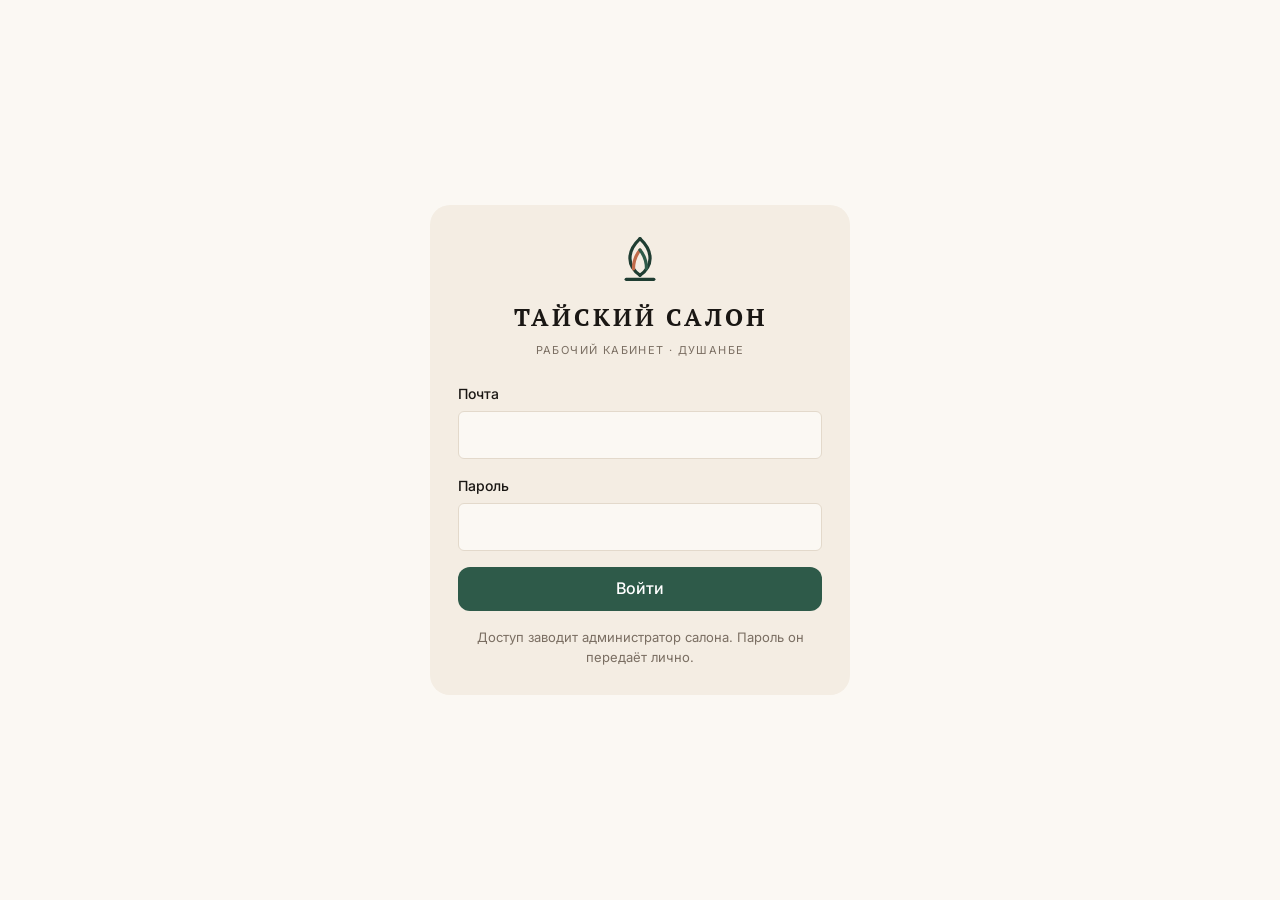
<file: sheets-app/Index.html>
<!DOCTYPE html>
<html lang="ru">
<head>
<base target="_top">
<meta charset="utf-8">
<title>Тайский салон · кабинет</title>
<link rel="preconnect" href="https://fonts.gstatic.com" crossorigin>
<link rel="stylesheet" href="https://fonts.googleapis.com/css2?family=PT+Serif:wght@700&family=Inter:wght@400;500;600&family=JetBrains+Mono:wght@400;500&display=swap">
<style>
:root{
  --forest-900:#14271F; --forest-800:#1F3D32; --forest-700:#2E5A49; --forest-600:#3F7A62;
  --forest-300:#9CBFB0; --forest-100:#DCE9E3;
  --terra-700:#9E4A2E; --terra-600:#B45A38; --terra-500:#C06B4A;
  --sand-500:#D8C4A8; --sand-300:#EADFD0; --sand-100:#F4EDE3; --cream:#FBF8F3;
  --gold-600:#C9922F; --danger-600:#A33A2C; --info-600:#3C6E8F;
  --bg:var(--cream); --surface:var(--sand-100); --surface-2:var(--sand-300);
  --inverse:var(--forest-800);
  --fg:#1A1714; --fg-2:#4A423A; --fg-muted:#7A6E62; --fg-on-inverse:var(--cream);
  --line:#E3D9CB;
  --action:var(--forest-700); --action-hover:var(--forest-800);
  --accent:var(--terra-600); --accent-hover:var(--terra-700); --accent-text:var(--terra-700);
  --ok:var(--forest-600); --warn:var(--gold-600); --bad:var(--danger-600); --info:var(--info-600);
  --slot-free:var(--forest-100);
  --chart-seq:#378C5B; --chart-2:#C9922F;
  --f-display:"PT Serif",Georgia,serif;
  --f-text:"Inter","PT Sans",system-ui,sans-serif;
  --f-mono:"JetBrains Mono",ui-monospace,monospace;
  --r-sm:6px; --r-md:12px; --r-lg:20px; --r-pill:999px;
  color-scheme:light;
}
@media (prefers-color-scheme:dark){ :root{
  --bg:#101D18; --surface:#16281F; --surface-2:#1F3D32; --inverse:#0A1510;
  --fg:#EFE7DB; --fg-2:#B3A897; --fg-muted:#8C8375; --line:#2A4035;
  --action:#4E9478; --action-hover:#5CA587; --accent:#D47B55; --accent-hover:#E08C66;
  --accent-text:#E09A76; --ok:#4E9478; --warn:#DCAE4F; --bad:#D4705E; --info:#6AA6E0;
  --slot-free:#1E3B2F; --chart-seq:#3F9D76; --chart-2:#B18D2A;
  color-scheme:dark;
}}
*{box-sizing:border-box}
/* Атрибут hidden должен побеждать любые display у блоков: без !important
   экран входа и скрытые вкладки остаются видимыми. */
[hidden]{display:none!important}
html,body{margin:0}
body{background:var(--bg);color:var(--fg);font:400 16px/1.55 var(--f-text)}
h1,h2,h3{font-family:var(--f-display);font-weight:700;margin:0;text-wrap:balance}
button,input,select{font:inherit;color:inherit}
:focus-visible{outline:2px solid var(--action);outline-offset:2px;border-radius:var(--r-sm)}
.tnum{font-variant-numeric:tabular-nums}
.sr{position:absolute;width:1px;height:1px;overflow:hidden;clip-path:inset(50%)}

/* вход */
.login-wrap{min-height:100vh;display:grid;place-items:center;padding:24px 16px}
.login{width:100%;max-width:420px;background:var(--surface);border-radius:var(--r-lg);padding:28px}
.login .mark{display:flex;justify-content:center;margin-bottom:14px}
.login h1{font-size:24px;text-align:center;letter-spacing:3px}
.login .sub{text-align:center;font-size:11px;letter-spacing:1.4px;text-transform:uppercase;
  color:var(--fg-muted);margin:6px 0 24px}
.login .row{display:flex;flex-direction:column;gap:16px}

/* шапка */
.top{position:sticky;top:0;z-index:30;background:var(--inverse);color:var(--fg-on-inverse)}
.top-in{max-width:1180px;margin:0 auto;padding:12px 16px;display:flex;align-items:center;gap:14px;flex-wrap:wrap}
.brand{display:flex;align-items:center;gap:10px;min-width:0}
.brand h1{font-size:18px;letter-spacing:2px;color:var(--fg-on-inverse);white-space:nowrap}
.brand small{display:block;font-family:var(--f-text);font-size:10px;letter-spacing:1px;
  color:var(--forest-300);text-transform:uppercase}
.who{margin-left:auto;display:flex;align-items:center;gap:10px;font-size:13px;color:var(--forest-300);flex-wrap:wrap}
.role{padding:3px 10px;border-radius:var(--r-pill);background:rgba(255,255,255,.12);
  color:var(--fg-on-inverse);font-weight:600;font-size:11.5px;white-space:nowrap}
nav{background:var(--inverse);border-top:1px solid rgba(255,255,255,.08)}
.nav-in{max-width:1180px;margin:0 auto;display:flex;gap:2px;overflow-x:auto;padding:0 16px}
.nav-in button{background:none;border:0;padding:11px 14px;color:var(--forest-300);cursor:pointer;
  font-size:14px;font-weight:500;border-bottom:2px solid transparent;white-space:nowrap}
.nav-in button[aria-selected="true"]{color:var(--fg-on-inverse);border-bottom-color:var(--accent)}

.wrap{max-width:1180px;margin:0 auto;padding:22px 16px 64px}
.eyebrow{font-size:11.5px;font-weight:600;letter-spacing:.08em;text-transform:uppercase;color:var(--accent-text)}
.muted{color:var(--fg-muted)}
.lede{color:var(--fg-2);max-width:62ch}
.sec-head{display:flex;align-items:baseline;gap:12px;flex-wrap:wrap;margin-bottom:14px}
.sec-head h2{font-size:26px}
.row-f{display:flex;gap:10px;flex-wrap:wrap;align-items:center}
.stack{display:flex;flex-direction:column;gap:22px}

.tiles{display:grid;grid-template-columns:repeat(auto-fit,minmax(170px,1fr));gap:12px;margin-bottom:22px}
.tile{background:var(--surface);border-radius:var(--r-lg);padding:16px 18px;min-width:0}
.tile .k{font-size:10.5px;font-weight:600;letter-spacing:.09em;text-transform:uppercase;color:var(--accent-text)}
.tile .v{font-family:var(--f-display);font-size:30px;line-height:1.1;margin-top:8px}
.tile .s{font-size:11.5px;color:var(--fg-muted);margin-top:4px}
.card{background:var(--surface);border-radius:var(--r-lg);padding:18px;min-width:0}
.panel{border:1px solid var(--line);border-radius:var(--r-lg);padding:18px;background:var(--bg);min-width:0}

.btn{display:inline-flex;align-items:center;justify-content:center;gap:8px;min-height:44px;
  padding:0 20px;border-radius:var(--r-md);border:1px solid transparent;cursor:pointer;font-weight:500}
.btn-primary{background:var(--action);color:#fff}
.btn-primary:hover:not(:disabled){background:var(--action-hover)}
.btn-accent{background:var(--accent);color:#fff}
.btn-accent:hover:not(:disabled){background:var(--accent-hover)}
.btn-ghost{background:transparent;border-color:var(--line)}
.btn-ghost:hover:not(:disabled){background:var(--surface)}
.btn:disabled{opacity:.45;cursor:not-allowed}
.btn-sm{min-height:36px;padding:0 14px;font-size:14px}
.btn-block{width:100%}

.field{display:flex;flex-direction:column;gap:6px;min-width:0}
.field label{font-size:14px;font-weight:500}
.field .hint{font-size:12px;color:var(--fg-muted)}
.field input,.field select{min-height:48px;padding:0 12px;background:var(--bg);
  border:1px solid var(--line);border-radius:var(--r-sm);width:100%}
.field.err input{border-color:var(--bad);border-width:1.5px}
.field .msg{font-size:12px;color:var(--bad)}
.form-grid{display:grid;grid-template-columns:repeat(auto-fit,minmax(220px,1fr));gap:14px}

.grid-scroll{overflow-x:auto;padding-bottom:4px}
.grid{display:grid;grid-template-columns:72px repeat(3,minmax(140px,1fr));gap:8px;min-width:560px}
.gh{font-size:11.5px;font-weight:600;letter-spacing:.07em;text-transform:uppercase;color:var(--fg-muted);padding:4px 2px;align-self:end}
.gt{font-family:var(--f-mono);font-size:14px;color:var(--fg-2);align-self:center}
.cell{border-radius:var(--r-md);border:1px solid var(--line);background:var(--bg);
  padding:9px 11px;min-height:62px;text-align:left;width:100%;cursor:pointer;display:block}
.cell.free{background:var(--slot-free);border-color:transparent}
.cell.free .nm{color:var(--ok);font-weight:600}
.cell.booked{background:var(--surface);border-color:transparent}
.cell.closed{background:var(--surface);border-style:dashed;cursor:not-allowed;opacity:.7}
.cell .nm{font-size:13.5px;font-weight:500;word-break:break-word}
.cell .st{font-size:11px;margin-top:3px}

.tbl-scroll{overflow-x:auto}
table{border-collapse:collapse;width:100%;min-width:620px}
th{background:var(--surface-2);font-size:10.5px;font-weight:600;letter-spacing:.07em;
  text-transform:uppercase;color:var(--fg-2);text-align:left;padding:9px 10px}
td{padding:9px 10px;border-bottom:1px solid var(--line);font-size:14px;vertical-align:top}
tbody tr:nth-child(even){background:var(--surface)}
td.num{text-align:right;font-variant-numeric:tabular-nums;font-family:var(--f-mono);font-size:13px}

.mtbl{min-width:1100px;font-size:12px}
.mtbl th,.mtbl td{border-bottom:1px solid var(--line);border-right:1px solid var(--line);
  padding:5px 6px;white-space:nowrap;text-align:center}
.mtbl th{font-size:9.5px;line-height:1.3}
.mtbl td.d,.mtbl th.d{position:sticky;left:0;background:var(--bg);text-align:left;font-family:var(--f-mono);font-size:11.5px}
.mtbl tbody tr:nth-child(even) td.d{background:var(--surface)}
.mtbl td.b{background:color-mix(in srgb,var(--chart-seq) 18%,transparent);font-weight:500;
  max-width:92px;overflow:hidden;text-overflow:ellipsis}
.mtbl td.f{color:var(--sand-500)}
.mtbl tr.off td{background:var(--surface);color:var(--fg-muted);font-style:italic}
.mtbl tfoot td{background:var(--surface-2);font-weight:600;font-size:11px}

.badge{display:inline-flex;align-items:center;padding:2px 9px;border-radius:var(--r-pill);
  font-size:11.5px;font-weight:600;white-space:nowrap}
.b-corporate{background:color-mix(in srgb,var(--action) 16%,transparent);color:var(--action)}
.b-private{background:color-mix(in srgb,var(--accent) 16%,transparent);color:var(--accent-text)}
.b-certificate{background:color-mix(in srgb,var(--warn) 22%,transparent);color:var(--fg)}
.b-child{background:color-mix(in srgb,var(--info) 16%,transparent);color:var(--info)}
.b-bad{background:color-mix(in srgb,var(--bad) 14%,transparent);color:var(--bad)}
.chips{display:flex;gap:7px;flex-wrap:wrap;margin-bottom:12px}
.chip{padding:6px 13px;border-radius:var(--r-pill);border:1px solid var(--line);background:var(--bg);cursor:pointer;font-size:13.5px}
.chip[aria-pressed="true"]{background:var(--action);border-color:var(--action);color:#fff}

.bars{display:flex;flex-direction:column;gap:9px}
.bar-row{display:grid;grid-template-columns:58px 1fr 68px;align-items:center;gap:10px;font-size:13.5px}
.bar-row .lab{font-family:var(--f-mono);color:var(--fg-2)}
.bar-track{height:18px;border-radius:4px;background:var(--surface);overflow:hidden}
.bar-fill{height:100%;border-radius:4px;background:var(--chart-seq)}
.bar-fill.low{background:var(--chart-2)}
.bar-row .val{text-align:right;font-weight:600;font-size:13px;font-variant-numeric:tabular-nums}

.note{border-radius:var(--r-md);padding:12px 14px;font-size:14px}
.note-info{background:color-mix(in srgb,var(--info) 10%,transparent)}
.note-warn{background:color-mix(in srgb,var(--warn) 16%,transparent)}
.note-bad{background:color-mix(in srgb,var(--bad) 10%,transparent)}
.toast{position:fixed;left:50%;transform:translateX(-50%);bottom:20px;background:var(--inverse);
  color:var(--fg-on-inverse);padding:12px 20px;border-radius:var(--r-pill);z-index:50;font-size:14px;
  max-width:min(92vw,520px);text-align:center;box-shadow:0 8px 24px rgba(26,23,20,.2)}
.two-col{display:grid;grid-template-columns:1fr 1fr;gap:22px}
@media (max-width:860px){.two-col{grid-template-columns:1fr}}
@media (prefers-reduced-motion:reduce){*{animation-duration:.01ms!important;transition-duration:.01ms!important}}
</style>
</head>
<body>

<!-- ─── Экран входа ─── -->
<div id="screen-login" class="login-wrap">
  <form class="login" id="login-form" novalidate>
    <div class="mark">
      <svg width="52" height="52" viewBox="0 0 64 64" aria-hidden="true">
        <g fill="none" stroke-linecap="round" stroke-width="4">
          <path d="M32 52C16 41 15 23 32 7" stroke="#1F3D32"/>
          <path d="M32 52C48 41 49 23 32 7" stroke="#1F3D32"/>
          <path d="M24 44C24 34 27 27 32 21" stroke="#C06B4A"/>
          <path d="M40 44C40 34 37 27 32 21" stroke="#2E5A49"/>
          <path d="M15 57h34" stroke="#1F3D32"/>
        </g>
      </svg>
    </div>
    <h1>ТАЙСКИЙ САЛОН</h1>
    <p class="sub">Рабочий кабинет · Душанбе</p>
    <div class="row">
      <div class="field">
        <label for="li-email">Почта</label>
        <input id="li-email" type="email" autocomplete="username" inputmode="email" required>
      </div>
      <div class="field">
        <label for="li-pass">Пароль</label>
        <input id="li-pass" type="password" autocomplete="current-password" required>
      </div>
      <div id="li-msg" class="note note-bad" hidden></div>
      <button type="submit" class="btn btn-primary btn-block" id="li-btn">Войти</button>
      <p class="muted" style="font-size:13px;margin:0;text-align:center">
        Доступ заводит администратор салона. Пароль он передаёт лично.
      </p>
    </div>
  </form>
</div>

<!-- ─── Кабинет ─── -->
<div id="screen-app" hidden>
<header class="top">
  <div class="top-in">
    <div class="brand">
      <svg width="32" height="32" viewBox="0 0 64 64" aria-hidden="true" style="flex:none">
        <g fill="none" stroke-linecap="round" stroke-width="4">
          <path d="M32 52C16 41 15 23 32 7" stroke="#FBF8F3"/>
          <path d="M32 52C48 41 49 23 32 7" stroke="#FBF8F3"/>
          <path d="M24 44C24 34 27 27 32 21" stroke="#C06B4A"/>
          <path d="M40 44C40 34 37 27 32 21" stroke="#9CBFB0"/>
          <path d="M15 57h34" stroke="#FBF8F3"/>
        </g>
      </svg>
      <div><h1>ТАЙСКИЙ САЛОН</h1><small>Рабочий кабинет</small></div>
    </div>
    <div class="who">
      <span id="who-name"></span>
      <span id="who-role" class="role"></span>
      <button class="btn btn-ghost btn-sm" id="btn-pass" style="color:var(--fg-on-inverse);border-color:rgba(255,255,255,.3)">Сменить пароль</button>
      <button class="btn btn-ghost btn-sm" id="btn-out" style="color:var(--fg-on-inverse);border-color:rgba(255,255,255,.3)">Выйти</button>
    </div>
  </div>
  <nav><div class="nav-in" role="tablist">
    <button role="tab" data-tab="schedule" aria-selected="true">Расписание</button>
    <button role="tab" data-tab="month" aria-selected="false">График месяца</button>
    <button role="tab" data-tab="booking" aria-selected="false">Запись</button>
    <button role="tab" data-tab="clients" aria-selected="false">Клиенты</button>
    <button role="tab" data-tab="load" aria-selected="false">Загрузка</button>
  </div></nav>
</header>

<main class="wrap">
  <div id="pass-box"></div>

  <section id="tab-schedule" class="stack"><div>
    <div class="sec-head"><h2>Расписание дня</h2><span id="day-occ" class="muted tnum"></span></div>
    <div class="row-f" style="margin-bottom:16px">
      <button class="btn btn-ghost btn-sm" id="d-prev">‹ Назад</button>
      <button class="btn btn-ghost btn-sm" id="d-today">Сегодня</button>
      <button class="btn btn-ghost btn-sm" id="d-next">Вперёд ›</button>
      <div class="field" style="max-width:190px"><label class="sr" for="d-pick">Дата</label>
        <input type="date" id="d-pick"></div>
      <div style="font-family:var(--f-display);font-size:22px" id="d-label"></div>
    </div>
    <div id="day-note"></div>
    <div class="grid-scroll"><div class="grid" id="grid"></div></div>
    <p class="muted" style="font-size:13px;margin-top:12px">
      Свободный слот открывает запись, занятый — карточку сеанса.</p>
  </div></section>

  <section id="tab-month" hidden class="stack"><div>
    <div class="sec-head"><h2>График месяца</h2><span id="mo-sum" class="muted tnum"></span></div>
    <div class="field" style="max-width:210px;margin-bottom:12px">
      <label for="mo-pick">Месяц</label><select id="mo-pick"></select></div>
    <div class="tbl-scroll"><table class="mtbl" id="mo-tbl"></table></div>
    <p class="muted" style="font-size:13px;margin-top:12px">Клик по строке открывает день в расписании.</p>
  </div></section>

  <section id="tab-booking" hidden class="stack"><div>
    <div class="sec-head"><h2>Новая запись</h2></div>
    <p class="lede" style="margin:0 0 18px">Курс — десять сеансов в одно время.
      Воскресенья пропускаются, занятые дни показываются до записи.</p>
    <form id="bk-form" class="panel stack" novalidate>
      <div class="form-grid">
        <div class="field"><label for="bk-name">Клиент — обязательно</label>
          <input id="bk-name" list="bk-clients" autocomplete="off">
          <datalist id="bk-clients"></datalist><span class="msg" hidden></span></div>
        <div class="field"><label for="bk-tel">Телефон — обязательно</label>
          <input id="bk-tel" inputmode="tel" placeholder="+992 ___ __ __ __">
          <span class="msg" hidden></span></div>
        <div class="field"><label for="bk-prog">Программа</label><select id="bk-prog"></select></div>
        <div class="field"><label for="bk-room">Кабинет</label><select id="bk-room"></select></div>
        <div class="field"><label for="bk-date">Дата первого сеанса</label>
          <input type="date" id="bk-date"><span class="msg" hidden></span></div>
        <div class="field"><label for="bk-slot">Время</label><select id="bk-slot"></select></div>
        <div class="field"><label for="bk-kind">Объём</label><select id="bk-kind">
          <option value="course">Курс 10 сеансов</option>
          <option value="single">Один сеанс</option></select></div>
      </div>
      <div id="bk-preview" class="note note-info" hidden></div>
      <div class="row-f">
        <button type="submit" class="btn btn-accent" id="bk-submit">Записать</button>
        <button type="button" class="btn btn-ghost" id="bk-check">Проверить занятость</button>
      </div>
    </form>
  </div></section>

  <section id="tab-clients" hidden class="stack"><div>
    <div class="sec-head"><h2>База клиентов</h2><span id="cl-count" class="muted tnum"></span></div>
    <div class="chips" id="cl-chips"></div>
    <div class="row-f" style="margin-bottom:14px;align-items:flex-end">
      <div class="field" style="max-width:340px"><label for="cl-q">Поиск по фамилии или телефону</label>
        <input id="cl-q" type="search" autocomplete="off"></div>
      <button class="btn btn-primary" id="cl-add">Добавить клиента</button>
    </div>
    <div id="cl-edit"></div>
    <div id="cl-note"></div>
    <div class="tbl-scroll"><table>
      <thead><tr><th>ФИО</th><th>Группа</th><th>Нам</th><th>Ели</th><th>НОЙ</th>
        <th>Итого</th><th>Курс</th><th>Телефон</th><th></th></tr></thead>
      <tbody id="cl-body"></tbody></table></div>
  </div></section>

  <section id="tab-load" hidden class="stack"><div>
    <div class="sec-head"><h2>Загрузка салона</h2><span id="ld-period" class="muted"></span></div>
    <div class="tiles" id="ld-tiles"></div>
    <div class="two-col">
      <div class="card"><h3 style="font-size:17px;font-family:var(--f-text);font-weight:600">Заполняемость по слотам</h3>
        <p class="muted" style="font-size:12.5px;margin:4px 0 14px">процент от ёмкости слота</p>
        <div class="bars" id="ld-slots"></div></div>
      <div class="card"><h3 style="font-size:17px;font-family:var(--f-text);font-weight:600">Загрузка кабинетов</h3>
        <p class="muted" style="font-size:12.5px;margin:4px 0 14px">процент от ёмкости кабинета</p>
        <div class="bars" id="ld-rooms"></div>
        <p class="muted tnum" id="ld-spread" style="font-size:13px;margin-top:14px"></p></div>
    </div>
  </div></section>
</main>
</div>

<script>
(function(){
"use strict";
var $=function(s){return document.querySelector(s);};
var $$=function(s){return Array.prototype.slice.call(document.querySelectorAll(s));};
var TABS=["schedule","month","booking","clients","load"];
var S={token:null,me:null,settings:null,days:{},clients:[],groups:[],date:null,month:null};
var SLOTS=["11:00","12:30","14:00","15:30","17:00","18:30"];
var ROOMS=["Нам","Ели","НОЙ"];
var RU_M=["января","февраля","марта","апреля","мая","июня","июля","августа","сентября","октября","ноября","декабря"];
var RU_MN=["январь","февраль","март","апрель","май","июнь","июль","август","сентябрь","октябрь","ноябрь","декабрь"];
var RU_D=["воскресенье","понедельник","вторник","среда","четверг","пятница","суббота"];

function pad(n){return (n<10?"0":"")+n;}
function iso(d){return d.getFullYear()+"-"+pad(d.getMonth()+1)+"-"+pad(d.getDate());}
function human(s){var d=new Date(s+"T00:00:00");
  return d.getDate()+" "+RU_M[d.getMonth()]+" "+d.getFullYear()+", "+RU_D[d.getDay()];}
function esc(v){return String(v==null?"":v).replace(/[&<>"]/g,function(c){
  return {"&":"&amp;","<":"&lt;",">":"&gt;",'"':"&quot;"}[c];});}
function toast(m){var t=document.createElement("div");t.className="toast";t.textContent=m;
  t.setAttribute("role","status");document.body.appendChild(t);setTimeout(function(){t.remove();},4500);}
function telOk(v){return (String(v).match(/\d/g)||[]).length>=9;}

/** Вызов серверной функции с токеном. */
function call(fn,args,ok,fail){
  var runner=google.script.run
    .withSuccessHandler(function(r){ ok&&ok(r); })
    .withFailureHandler(function(e){
      var msg=String(e&&e.message||e);
      if(/Сессия истекла|Войдите в кабинет|Доступ отключён/.test(msg)){ signOut(msg); return; }
      if(fail) fail(msg); else toast(msg);
    });
  runner[fn].apply(runner,args);
}

/* ─── вход ─── */
$("#login-form").addEventListener("submit",function(e){
  e.preventDefault();
  var email=$("#li-email").value.trim(), pass=$("#li-pass").value;
  var box=$("#li-msg"); box.hidden=true;
  if(!email||!pass){ box.textContent="Введите почту и пароль"; box.hidden=false; return; }
  var btn=$("#li-btn"); btn.disabled=true; btn.textContent="Проверяем…";
  google.script.run
    .withSuccessHandler(function(r){
      try{ sessionStorage.setItem("salon_token",r.token); }catch(err){}
      S.token=r.token; S.me=r.me;
      $("#li-pass").value="";
      enterApp();
    })
    .withFailureHandler(function(e){
      btn.disabled=false; btn.textContent="Войти";
      box.textContent=String(e&&e.message||e); box.hidden=false;
      $("#li-pass").value=""; $("#li-pass").focus();
    })
    .apiLogin(email,pass);
});

function signOut(msg){
  try{ sessionStorage.removeItem("salon_token"); }catch(e){}
  if(S.token) google.script.run.apiLogout(S.token);
  S.token=null; S.me=null;
  $("#screen-app").hidden=true; $("#screen-login").hidden=false;
  var btn=$("#li-btn"); btn.disabled=false; btn.textContent="Войти";
  if(msg){ var b=$("#li-msg"); b.textContent=msg; b.hidden=false; }
}
$("#btn-out").addEventListener("click",function(){ signOut(""); });

/* ─── смена пароля ─── */
$("#btn-pass").addEventListener("click",function(){
  var box=$("#pass-box");
  if(box.innerHTML){ box.innerHTML=""; return; }
  box.innerHTML='<div class="panel stack" style="margin-bottom:20px;max-width:520px">'+
    '<h3 style="font-size:18px">Смена пароля</h3>'+
    '<div class="field"><label for="pw-old">Текущий пароль</label>'+
      '<input type="password" id="pw-old" autocomplete="current-password"></div>'+
    '<div class="field"><label for="pw-new">Новый пароль</label>'+
      '<input type="password" id="pw-new" autocomplete="new-password">'+
      '<span class="hint">Не короче 8 знаков</span></div>'+
    '<div class="row-f"><button class="btn btn-primary" id="pw-save">Сохранить</button>'+
    '<button class="btn btn-ghost" id="pw-cancel">Отмена</button></div></div>';
  $("#pw-cancel").addEventListener("click",function(){ box.innerHTML=""; });
  $("#pw-save").addEventListener("click",function(){
    var o=$("#pw-old").value, n=$("#pw-new").value;
    if(n.length<8){ toast("Новый пароль короче 8 знаков"); return; }
    var b=$("#pw-save"); b.disabled=true; b.textContent="Сохраняем…";
    call("apiChangePassword",[S.token,o,n],function(){
      box.innerHTML=""; toast("Пароль изменён");
    },function(m){ b.disabled=false; b.textContent="Сохранить"; toast(m); });
  });
});

/* ─── вкладки ─── */
function showTab(name){
  if(TABS.indexOf(name)<0) name="schedule";
  TABS.forEach(function(t){ $("#tab-"+t).hidden=(t!==name); });
  $$('[role="tab"]').forEach(function(b){ b.setAttribute("aria-selected",String(b.dataset.tab===name)); });
}
$$('[role="tab"]').forEach(function(b){ b.addEventListener("click",function(){ showTab(b.dataset.tab); }); });

/* ─── загрузка данных ─── */
function enterApp(){
  $("#screen-login").hidden=true; $("#screen-app").hidden=false;
  $("#who-name").textContent=S.me.name||S.me.email;
  $("#who-role").textContent=S.me.roleLabel||"";
  var canWrite=(S.me.rank||1)>=2;
  $("#bk-submit").disabled=!canWrite;
  $("#cl-add").disabled=!canWrite;
  if(!canWrite){ $("#bk-submit").textContent="Только просмотр"; $("#cl-add").textContent="Только просмотр"; }
  refresh();
}
function refresh(){
  call("apiBootstrap",[S.token],function(d){
    S.me=d.me; S.settings=d.settings; S.days=d.schedule||{}; S.clients=d.clients||[];
    var gs={}; S.clients.forEach(function(c){ if(c.group) gs[c.group]=(gs[c.group]||0)+1; });
    S.groups=Object.keys(gs).map(function(k){
      var seg=(S.clients.filter(function(c){return c.group===k;})[0]||{}).segment||"private";
      return {title:k,count:gs[k],segment:seg};
    });
    if(!S.date) S.date=defaultDate();
    if(!$("#bk-date").value) $("#bk-date").value=S.date;
    fillForm(); renderDay(); renderMonth(); renderClients(); renderChips(); renderLoad();
    if(d.clientsHidden){
      $("#cl-body").innerHTML='<tr><td colspan="9" class="muted" style="padding:22px">'+
        'Карточки клиентов доступны мастерам и администраторам.</td></tr>';
    }
  });
}
function defaultDate(){
  var today=iso(new Date());
  if(S.days[today]) return today;
  var keys=Object.keys(S.days).sort();
  if(!keys.length) return today;
  for(var i=0;i<keys.length;i++) if(keys[i]>=today) return keys[i];
  return keys[keys.length-1];
}

/* ─── расписание ─── */
function renderDay(){
  var d=S.days[S.date], g=$("#grid");
  $("#d-label").textContent=S.date?human(S.date):"";
  if($("#d-pick").value!==S.date) $("#d-pick").value=S.date||"";
  $("#day-note").innerHTML="";
  if(!d){
    g.innerHTML=""; $("#day-occ").textContent="";
    $("#day-note").innerHTML='<div class="note note-info">За эту дату строк в таблице нет. '+
      'Добавьте месяц через меню «Салон» в таблице.</div>';
    return;
  }
  if(d.closed) $("#day-note").innerHTML='<div class="note note-warn"><b>Воскресенье — выходной день.</b></div>';
  var booked=countDay(d);
  $("#day-occ").textContent=d.closed?"выходной":("занято "+booked+" из 18 · "+Math.round(booked/18*100)+" %");
  var p=['<div class="gh">Время</div>'];
  ROOMS.forEach(function(r){ p.push('<div class="gh">'+esc(r)+'</div>'); });
  SLOTS.forEach(function(slot){
    p.push('<div class="gt tnum">'+slot+'</div>');
    ROOMS.forEach(function(r){
      var c=(d.grid[r]||{})[slot]||{};
      if(d.closed||c.status==="выходной"){
        p.push('<div class="cell closed"><div class="nm muted">—</div><div class="st muted">выходной</div></div>');
      }else if(c.client){
        p.push('<button class="cell booked" data-room="'+esc(r)+'" data-slot="'+slot+'" data-act="open">'+
          '<div class="nm">'+esc(c.client)+'</div><div class="st muted">'+
          esc(c.course||"записан")+'</div></button>');
      }else{
        p.push('<button class="cell free" data-room="'+esc(r)+'" data-slot="'+slot+'" data-act="book">'+
          '<div class="nm">Свободно</div><div class="st muted">1,5 ч · записать</div></button>');
      }
    });
  });
  g.innerHTML=p.join("");
}
function countDay(d){
  if(!d||d.closed) return 0;
  var n=0; ROOMS.forEach(function(r){ SLOTS.forEach(function(s){
    var c=(d.grid[r]||{})[s]; if(c&&c.client) n++; }); });
  return n;
}
$("#grid").addEventListener("click",function(e){
  var b=e.target.closest("button.cell"); if(!b) return;
  var room=b.dataset.room, slot=b.dataset.slot;
  if(b.dataset.act==="book"){
    $("#bk-room").value=room; $("#bk-slot").value=slot; $("#bk-date").value=S.date;
    showTab("booking"); $("#bk-name").focus();
  }else{
    var c=(S.days[S.date].grid[room]||{})[slot]||{};
    var canWrite=(S.me.rank||1)>=2;
    $("#day-note").innerHTML='<div class="note note-info"><b>'+esc(c.client)+'</b><br>'+
      esc(room)+' · '+slot+(c.course?' · '+esc(c.course):'')+
      (c.tel?' · <span class="tnum">'+esc(c.tel)+'</span>':' · телефон не указан')+
      '<br><button class="btn btn-ghost btn-sm" id="free-slot" style="margin-top:10px"'+
      (canWrite?'':' disabled')+'>'+(canWrite?'Освободить слот':'Только просмотр')+'</button></div>';
    if(canWrite) $("#free-slot").addEventListener("click",function(){
      var btn=$("#free-slot"); btn.disabled=true; btn.textContent="Освобождаем…";
      call("apiFreeSlot",[S.token,S.date,room,slot],function(){
        toast("Слот "+slot+" освобождён"); refresh();
      },function(m){ btn.disabled=false; btn.textContent="Освободить слот"; toast(m); });
    });
  }
});
function shift(n){ var d=new Date(S.date+"T00:00:00"); d.setDate(d.getDate()+n); S.date=iso(d); renderDay(); }
$("#d-prev").addEventListener("click",function(){ shift(-1); });
$("#d-next").addEventListener("click",function(){ shift(1); });
$("#d-today").addEventListener("click",function(){ S.date=defaultDate(); renderDay(); });
$("#d-pick").addEventListener("change",function(){ if($("#d-pick").value){ S.date=$("#d-pick").value; renderDay(); } });

/* ─── график месяца ─── */
function shortName(n){
  var s=String(n||"").replace(/["«»]/g,"").trim().split(/\s+/)[0];
  return s.length>12?s.slice(0,11)+"…":s;
}
function renderMonth(){
  var keys=Object.keys(S.days); if(!keys.length) return;
  var months=[]; keys.forEach(function(k){ var m=k.slice(0,7); if(months.indexOf(m)<0) months.push(m); });
  months.sort();
  if(!S.month||months.indexOf(S.month)<0)
    S.month=(S.date&&months.indexOf(S.date.slice(0,7))>=0)?S.date.slice(0,7):months[months.length-1];
  var opts=months.map(function(m){
    return '<option value="'+m+'"'+(m===S.month?" selected":"")+'>'+
      RU_MN[parseInt(m.slice(5,7),10)-1]+" "+m.slice(0,4)+'</option>'; }).join("");
  if($("#mo-pick").innerHTML!==opts) $("#mo-pick").innerHTML=opts;

  var head='<thead><tr><th class="d" rowspan="2">Дата</th>';
  ROOMS.forEach(function(r){ head+='<th colspan="'+SLOTS.length+'">'+esc(r)+'</th>'; });
  head+='<th rowspan="2">Раб.<br>дней</th></tr><tr>';
  ROOMS.forEach(function(){ SLOTS.forEach(function(s){ head+='<th>'+s+'</th>'; }); });
  head+='</tr></thead>';

  var counts=ROOMS.map(function(){ return SLOTS.map(function(){ return 0; }); });
  var wd=0, booked=0, body='<tbody>';
  keys.filter(function(k){ return k.indexOf(S.month)===0; }).sort().forEach(function(k){
    var d=S.days[k], label=k.slice(8)+"."+k.slice(5,7)+" "+esc(d.weekday||"");
    if(d.closed){
      body+='<tr class="off" data-d="'+k+'"><td class="d">'+label+'</td><td colspan="'+
        (ROOMS.length*SLOTS.length)+'">Воскресенье — выходной день</td><td>—</td></tr>';
      return;
    }
    wd++;
    body+='<tr data-d="'+k+'"><td class="d">'+label+'</td>';
    ROOMS.forEach(function(r,ri){ SLOTS.forEach(function(s,si){
      var c=(d.grid[r]||{})[s]||{};
      if(c.client){ booked++; counts[ri][si]++;
        body+='<td class="b" title="'+esc(c.client)+(c.course?" · "+esc(c.course):"")+'">'+
          esc(shortName(c.client))+'</td>';
      }else body+='<td class="f">·</td>';
    }); });
    body+='<td class="tnum">'+wd+'</td></tr>';
  });
  body+='</tbody>';
  var foot='<tfoot><tr><td class="d">Занято</td>';
  ROOMS.forEach(function(r,ri){ SLOTS.forEach(function(s,si){ foot+='<td class="tnum">'+counts[ri][si]+'</td>'; }); });
  foot+='<td class="tnum">'+booked+'</td></tr></tfoot>';
  $("#mo-tbl").innerHTML=head+body+foot;
  var cap=wd*ROOMS.length*SLOTS.length;
  $("#mo-sum").textContent=wd+" рабочих дней · занято "+booked+" из "+cap+" · "+
    (cap?(booked/cap*100).toFixed(1).replace(".",","):"0")+" %";
}
$("#mo-pick").addEventListener("change",function(){ S.month=$("#mo-pick").value; renderMonth(); });
$("#mo-tbl").addEventListener("click",function(e){
  var tr=e.target.closest("tr[data-d]"); if(!tr) return;
  S.date=tr.dataset.d; renderDay(); showTab("schedule");
});

/* ─── запись ─── */
function programs(){
  var raw=(S.settings&&S.settings.raw&&S.settings.raw["программы"])||"";
  var list=String(raw).split(";").map(function(x){return x.trim();}).filter(Boolean);
  return list.length?list:["Традиционный тайский"];
}
function fillForm(){
  $("#bk-prog").innerHTML=programs().map(function(p){
    return '<option value="'+esc(p)+'">'+esc(p)+'</option>'; }).join("");
  $("#bk-room").innerHTML=ROOMS.map(function(r){
    return '<option value="'+esc(r)+'">'+esc(r)+'</option>'; }).join("");
  $("#bk-slot").innerHTML=SLOTS.map(function(s){
    return '<option value="'+s+'">'+s+'</option>'; }).join("");
  var seen={},opts=[];
  S.clients.forEach(function(c){ if(c.name&&!seen[c.name]){seen[c.name]=1;
    opts.push('<option value="'+esc(c.name)+'">');} });
  $("#bk-clients").innerHTML=opts.join("");
}
$("#bk-name").addEventListener("change",function(){
  var c=S.clients.filter(function(x){return x.name===$("#bk-name").value.trim();})[0];
  if(c&&c.tel&&!$("#bk-tel").value) $("#bk-tel").value=c.tel;
});
function planDates(){
  var start=$("#bk-date").value; if(!start) return [];
  var n=$("#bk-kind").value==="single"?1:10;
  var out=[], d=new Date(start+"T00:00:00");
  while(out.length<n){ if(d.getDay()!==0) out.push(iso(d)); d.setDate(d.getDate()+1); }
  return out;
}
function showPlan(){
  var box=$("#bk-preview"), dates=planDates();
  if(!dates.length){ box.hidden=true; return; }
  var room=$("#bk-room").value, slot=$("#bk-slot").value, taken=[], missing=[];
  dates.forEach(function(dt){
    var d=S.days[dt];
    if(!d){ missing.push(dt); return; }
    var c=(d.grid[room]||{})[slot];
    if(c&&c.client) taken.push(dt);
  });
  var html="<b>"+dates.length+(dates.length===1?" сеанс":" сеансов")+"</b> · "+esc(room)+" · "+slot+
    "<br>с "+human(dates[0])+" по "+human(dates[dates.length-1]);
  if(taken.length) html+='<br><span style="color:var(--bad)">Занято: '+
    taken.map(function(t){return t.slice(8)+"."+t.slice(5,7);}).join(", ")+" — будут пропущены</span>";
  if(missing.length) html+='<br><span class="muted">Нет строк в таблице: '+missing.length+" дней</span>";
  box.innerHTML=html; box.className="note "+(taken.length?"note-warn":"note-info"); box.hidden=false;
}
["#bk-date","#bk-slot","#bk-room","#bk-kind"].forEach(function(s){
  $(s).addEventListener("change",showPlan); });
$("#bk-check").addEventListener("click",showPlan);
function setErr(sel,msg){
  var f=$(sel).closest(".field"), m=f.querySelector(".msg");
  if(msg){ f.classList.add("err"); m.textContent=msg; m.hidden=false; }
  else { f.classList.remove("err"); m.hidden=true; }
}
$("#bk-form").addEventListener("submit",function(e){
  e.preventDefault();
  var name=$("#bk-name").value.trim(), tel=$("#bk-tel").value.trim(), date=$("#bk-date").value, bad=false;
  if(!name){ setErr("#bk-name","Укажите, кого записываем"); bad=true; } else setErr("#bk-name");
  if(!telOk(tel)){ setErr("#bk-tel","Проверьте номер: нужно 9 цифр после +992"); bad=true; } else setErr("#bk-tel");
  if(!date){ setErr("#bk-date","Выберите дату"); bad=true; } else setErr("#bk-date");
  if(bad) return;
  var c=S.clients.filter(function(x){return x.name===name;})[0];
  var btn=$("#bk-submit"); btn.disabled=true; btn.textContent="Записываем…";
  call("apiBookCourse",[S.token,{
      dates:planDates(), room:$("#bk-room").value, slot:$("#bk-slot").value,
      name:name, clientId:c?c.id:"", tel:tel, program:$("#bk-prog").value
    }],function(r){
      btn.disabled=false; btn.textContent="Записать";
      toast("Записано сеансов: "+r.done.length+(r.skipped.length?" · пропущено: "+r.skipped.length:""));
      $("#bk-form").reset(); $("#bk-preview").hidden=true; fillForm();
      refresh(); showTab("schedule");
    },function(m){ btn.disabled=false; btn.textContent="Записать"; toast(m); });
});

/* ─── клиенты ─── */
var clFilter="all", clQuery="";
function renderChips(){
  var p=['<button class="chip" data-g="all" aria-pressed="'+(clFilter==="all")+'">Все группы</button>'];
  S.groups.forEach(function(g){ p.push('<button class="chip" data-g="'+esc(g.title)+'" aria-pressed="'+
    (clFilter===g.title)+'">'+esc(g.title)+' · '+g.count+'</button>'); });
  $("#cl-chips").innerHTML=p.join("");
}
$("#cl-chips").addEventListener("click",function(e){
  var b=e.target.closest(".chip"); if(!b) return;
  clFilter=b.dataset.g; renderChips(); renderClients();
});
$("#cl-q").addEventListener("input",function(){ clQuery=$("#cl-q").value.trim().toLowerCase(); renderClients(); });
function renderClients(){
  var rows=S.clients.filter(function(c){ return clFilter==="all"||c.group===clFilter; });
  if(clQuery) rows=rows.filter(function(c){
    return c.name.toLowerCase().indexOf(clQuery)>=0||(c.tel||"").indexOf(clQuery)>=0; });
  var noPhone=rows.filter(function(c){return !c.tel;}).length;
  var badPhone=rows.filter(function(c){return c.telCheck;}).length;
  $("#cl-count").textContent=rows.length+" из "+S.clients.length;
  $("#cl-note").innerHTML=(noPhone||badPhone)?'<div class="note note-warn" style="margin-bottom:12px">'+
    (noPhone?'Без телефона: <b>'+noPhone+'</b>. ':'')+
    (badPhone?'Номер неполный у <b>'+badPhone+'</b> — уточните у клиента.':'')+'</div>':"";
  if(!rows.length){
    $("#cl-body").innerHTML='<tr><td colspan="9" class="muted" style="padding:22px">Ничего не найдено.</td></tr>';
    return;
  }
  rows.sort(function(a,b){ return b.total-a.total||a.name.localeCompare(b.name,"ru"); });
  $("#cl-body").innerHTML=rows.slice(0,400).map(function(c){
    var course=(c.start&&c.end)?(c.start.slice(8)+"."+c.start.slice(5,7)+" — "+c.end.slice(8)+"."+c.end.slice(5,7)):"—";
    return '<tr><td>'+esc(c.name)+(c.note?' <span class="muted" style="font-size:12px">· '+esc(c.note)+'</span>':'')+'</td>'+
      '<td><span class="badge b-'+esc(c.segment||"private")+'">'+esc(c.group)+'</span></td>'+
      '<td class="num">'+c.nam+'</td><td class="num">'+c.eli+'</td><td class="num">'+c.noy+'</td>'+
      '<td class="num"><b>'+c.total+'</b></td><td class="num">'+course+'</td>'+
      '<td class="num">'+(c.tel?(esc(c.tel)+(c.telCheck?' <span class="badge b-bad">проверить</span>':''))
        :'<span class="badge b-bad">нет</span>')+'</td>'+
      '<td><button class="btn btn-ghost btn-sm" data-edit="'+esc(c.id)+'">Изменить</button></td></tr>';
  }).join("")+(rows.length>400?'<tr><td colspan="9" class="muted">Показаны первые 400 из '+rows.length+'.</td></tr>':"");
}
$("#cl-body").addEventListener("click",function(e){
  var b=e.target.closest("[data-edit]"); if(!b) return;
  openEdit(b.getAttribute("data-edit"));
});
$("#cl-add").addEventListener("click",function(){ openEdit(null); });
function openEdit(id){
  if((S.me.rank||1)<2){ toast("У вас доступ только на просмотр"); return; }
  var c=id?S.clients.filter(function(x){return x.id===id;})[0]:null;
  if(id&&!c){ toast("Карточка не найдена"); return; }
  var gsel=S.groups.map(function(g){ return '<option value="'+esc(g.title)+'"'+
    ((c?c.group:clFilter)===g.title?" selected":"")+'>'+esc(g.title)+'</option>'; }).join("");
  $("#cl-edit").innerHTML='<div class="panel stack" style="margin-bottom:16px">'+
    '<h3 style="font-size:19px">'+(c?esc(c.name):"Новый клиент")+'</h3>'+
    '<div class="form-grid">'+
      '<div class="field"><label for="ed-name">ФИО — обязательно</label>'+
        '<input id="ed-name" value="'+esc(c?c.name:"")+'"></div>'+
      '<div class="field"><label for="ed-tel">Телефон</label>'+
        '<input id="ed-tel" inputmode="tel" value="'+esc(c?c.tel:"")+'" placeholder="+992 ___ __ __ __">'+
        '<span class="hint">Запишется как +992 XXX XX XX XX</span></div>'+
      '<div class="field"><label for="ed-group">Группа</label><select id="ed-group">'+gsel+'</select></div>'+
      '<div class="field"><label for="ed-note">Пометка</label>'+
        '<input id="ed-note" value="'+esc(c&&c.note?c.note:"")+'"></div>'+
      '<div class="field"><label for="ed-start">Начало курса</label>'+
        '<input type="date" id="ed-start" value="'+esc(c&&c.start?c.start:"")+'"></div>'+
      '<div class="field"><label for="ed-end">Окончание курса</label>'+
        '<input type="date" id="ed-end" value="'+esc(c&&c.end?c.end:"")+'"></div>'+
    '</div>'+
    '<div class="row-f"><button class="btn btn-primary" id="ed-save">Сохранить</button>'+
    '<button class="btn btn-ghost" id="ed-cancel">Отмена</button>'+
    (c&&(S.me.rank||1)>=3?'<button class="btn btn-ghost" id="ed-del" style="margin-left:auto;color:var(--bad);border-color:var(--bad)">Удалить</button>':'')+
    '</div><div id="ed-confirm"></div></div>';
  $("#ed-cancel").addEventListener("click",function(){ $("#cl-edit").innerHTML=""; });
  $("#ed-save").addEventListener("click",function(){
    var name=$("#ed-name").value.trim();
    if(!name){ toast("Укажите ФИО"); return; }
    var seg=(S.groups.filter(function(g){return g.title===$("#ed-group").value;})[0]||{}).segment||"private";
    var b=$("#ed-save"); b.disabled=true; b.textContent="Сохраняем…";
    call("apiSaveClient",[S.token,{
      id:c?c.id:"", name:name, group:$("#ed-group").value, segment:seg,
      note:$("#ed-note").value.trim(), tel:$("#ed-tel").value.trim(),
      start:$("#ed-start").value, end:$("#ed-end").value,
      nam:c?c.nam:0, eli:c?c.eli:0, noy:c?c.noy:0, total:c?c.total:0
    }],function(){ $("#cl-edit").innerHTML=""; toast("Сохранено"); refresh(); },
      function(m){ b.disabled=false; b.textContent="Сохранить"; toast(m); });
  });
  if(c&&(S.me.rank||1)>=3) $("#ed-del").addEventListener("click",function(){
    $("#ed-confirm").innerHTML='<div class="note note-bad">Удалить <b>'+esc(c.name)+
      '</b> из базы? Записи в расписании останутся.<br>'+
      '<button class="btn btn-ghost btn-sm" id="dy" style="margin-top:10px;color:var(--bad);border-color:var(--bad)">Да, удалить</button> '+
      '<button class="btn btn-ghost btn-sm" id="dn" style="margin-top:10px">Отмена</button></div>';
    $("#dn").addEventListener("click",function(){ $("#ed-confirm").innerHTML=""; });
    $("#dy").addEventListener("click",function(){
      $("#dy").disabled=true;
      call("apiDeleteClient",[S.token,c.id],function(){
        $("#cl-edit").innerHTML=""; toast("Клиент удалён"); refresh();
      },function(m){ $("#dy").disabled=false; toast(m); });
    });
  });
  $("#ed-name").focus();
}

/* ─── загрузка ─── */
function renderLoad(){
  var open=Object.keys(S.days).map(function(k){return S.days[k];}).filter(function(d){return !d.closed;});
  var bySlot={}, byRoom={}, booked=0;
  SLOTS.forEach(function(s){ bySlot[s]=0; }); ROOMS.forEach(function(r){ byRoom[r]=0; });
  open.forEach(function(d){ ROOMS.forEach(function(r){ SLOTS.forEach(function(s){
    var c=(d.grid[r]||{})[s]; if(c&&c.client){ booked++; bySlot[s]++; byRoom[r]++; } }); }); });
  var wd=open.length, cap=wd*18, occ=cap?booked/cap*100:0;
  var weak=SLOTS.reduce(function(a,b){ return bySlot[b]<bySlot[a]?b:a; },SLOTS[0]);
  var noPhone=S.clients.filter(function(c){return !c.tel;}).length;
  $("#ld-period").textContent=wd?("рабочих дней в таблице: "+wd):"";
  $("#ld-tiles").innerHTML=[
    ["Загрузка",occ.toFixed(1).replace(".",",")+" %",booked+" из "+cap+" сеансов"],
    ["Записей",String(booked),"за загруженный период"],
    ["Самый слабый слот",weak,wd?("заполнен на "+(bySlot[weak]/wd*100).toFixed(1).replace(".",",")+" %"):""],
    ["Клиентов без телефона",String(noPhone),"из "+S.clients.length]
  ].map(function(t){ return '<div class="tile"><div class="k">'+t[0]+'</div><div class="v tnum">'+
    esc(t[1])+'</div><div class="s">'+esc(t[2])+'</div></div>'; }).join("");
  var base=wd||1;
  $("#ld-slots").innerHTML=SLOTS.map(function(s){
    var pct=bySlot[s]/base*100;
    return '<div class="bar-row"><span class="lab">'+s+'</span><span class="bar-track">'+
      '<span class="bar-fill'+(s===weak?" low":"")+'" style="width:'+
      Math.max(1,Math.min(100,pct)).toFixed(1)+'%"></span></span><span class="val">'+
      pct.toFixed(1).replace(".",",")+' %</span></div>'; }).join("");
  var rp=ROOMS.map(function(r){ return {name:r,pct:wd?byRoom[r]/(wd*6)*100:0}; });
  $("#ld-rooms").innerHTML=rp.map(function(r){
    return '<div class="bar-row"><span class="lab">'+esc(r.name)+'</span><span class="bar-track">'+
      '<span class="bar-fill" style="width:'+Math.max(1,Math.min(100,r.pct)).toFixed(1)+
      '%"></span></span><span class="val">'+r.pct.toFixed(1).replace(".",",")+' %</span></div>'; }).join("");
  var pcts=rp.map(function(r){return r.pct;});
  var spread=pcts.length?Math.max.apply(null,pcts)-Math.min.apply(null,pcts):0;
  $("#ld-spread").textContent="Разброс между кабинетами — "+spread.toFixed(1).replace(".",",")+
    " процентных пункта.";
}

/* ─── восстановление сессии ─── */
(function(){
  var t=null;
  try{ t=sessionStorage.getItem("salon_token"); }catch(e){}
  if(!t) return;
  S.token=t;
  google.script.run
    .withSuccessHandler(function(me){ S.me=me; enterApp(); })
    .withFailureHandler(function(){ try{ sessionStorage.removeItem("salon_token"); }catch(e){} S.token=null; })
    .apiMe(t);
})();
})();
</script>
</body>
</html>
</file>
